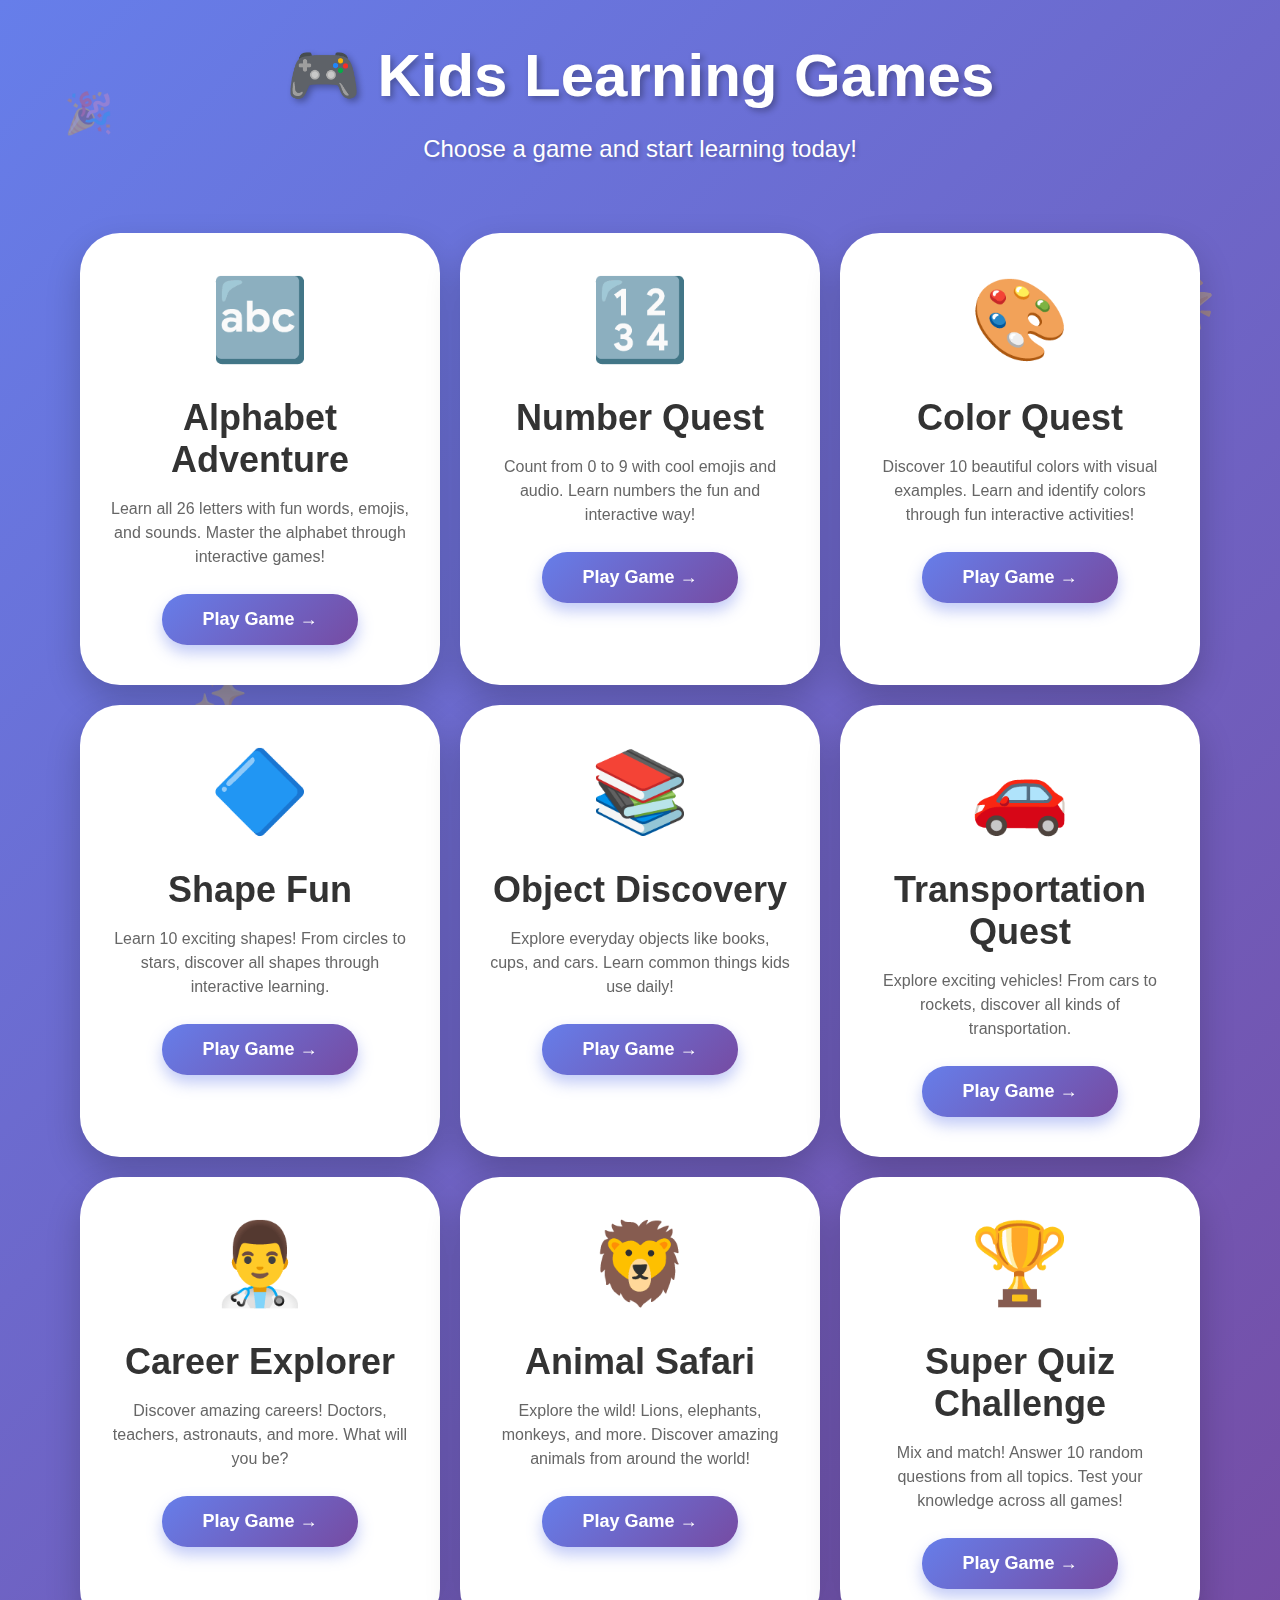
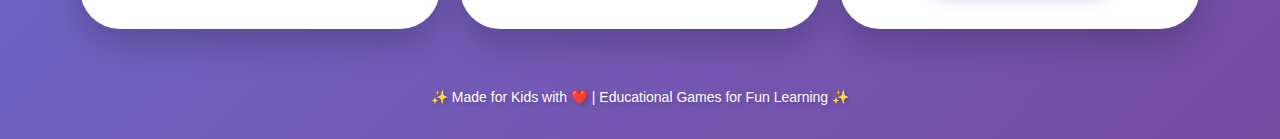
<file: index.html>
<!DOCTYPE html>
<html lang="en">
<head>
    <meta charset="UTF-8">
    <meta name="viewport" content="width=device-width, initial-scale=1.0">
    <title>Kids Learning Games</title>
    <link rel="stylesheet" href="styles.css">
    <style>
        /* Main page specific styles */
        body {
            font-family: 'Arial Rounded MT Bold', 'Helvetica', sans-serif;
            background: linear-gradient(135deg, #667eea 0%, #764ba2 25%, #f093fb 50%, #4facfe 75%, #00f2fe 100%);
            background-size: 400% 400%;
            animation: gradient 15s ease infinite;
            min-height: 100vh;
            display: flex;
            flex-direction: column;
            justify-content: center;
            align-items: center;
            overflow-x: hidden;
            margin: 0;
            padding: 0;
        }

        .container {
            text-align: center;
            max-width: 1200px;
            padding: 20px;
            width: 100%;
            box-sizing: border-box;
        }

        h1 {
            font-size: 60px;
            color: white;
            margin-bottom: 10px;
            text-shadow: 3px 3px 6px rgba(0, 0, 0, 0.3);
            animation: bounce-title 1s ease;
            margin-top: 20px;
        }

        .subtitle {
            font-size: 24px;
            color: #ffffff;
            margin-bottom: 50px;
            text-shadow: 2px 2px 4px rgba(0, 0, 0, 0.2);
        }

        .games-grid {
            display: grid;
            grid-template-columns: repeat(auto-fit, minmax(280px, 1fr));
            gap: 20px;
            margin-bottom: 40px;
            padding: 20px;
            max-width: 1400px;
            margin-left: auto;
            margin-right: auto;
        }

        .footer {
            color: white;
            font-size: 14px;
            text-shadow: 2px 2px 4px rgba(0, 0, 0, 0.2);
            margin-top: 30px;
            padding: 0 20px;
        }

        /* Mobile responsiveness */
        @media (max-width: 768px) {
            h1 {
                font-size: 40px;
                margin-top: 10px;
                margin-bottom: 5px;
            }

            .subtitle {
                font-size: 18px;
                margin-bottom: 30px;
            }

            .games-grid {
                grid-template-columns: repeat(auto-fit, minmax(250px, 1fr));
                gap: 15px;
                padding: 15px;
            }

            .footer {
                font-size: 12px;
            }
        }

        @media (max-width: 480px) {
            h1 {
                font-size: 32px;
                margin-top: 10px;
                margin-bottom: 5px;
            }

            .subtitle {
                font-size: 16px;
                margin-bottom: 25px;
            }

            .games-grid {
                grid-template-columns: 1fr;
                gap: 15px;
                padding: 10px;
            }

            .container {
                padding: 15px;
            }

            .decorative-emoji {
                font-size: 30px !important;
            }
        }
    </style>
</head>
<body>

    <div class="decorative-emoji emoji-1">🎉</div>
    <div class="decorative-emoji emoji-2">⭐</div>
    <div class="decorative-emoji emoji-3">✨</div>
    <div class="decorative-emoji emoji-4">🌟</div>

    <div class="container">
        <h1>🎮 Kids Learning Games</h1>
        <p class="subtitle">Choose a game and start learning today!</p>

        <div class="games-grid">
            <!-- Alphabet Game -->
            <div class="game-card">
                <div class="game-icon">🔤</div>
                <h2 class="game-title">Alphabet Adventure</h2>
                <p class="game-description">Learn all 26 letters with fun words, emojis, and sounds. Master the alphabet through interactive games!</p>
                <button class="play-btn" onclick="navigateTo('alphabet.html')">Play Game →</button>
            </div>

            <!-- Numbers Game -->
            <div class="game-card">
                <div class="game-icon">🔢</div>
                <h2 class="game-title">Number Quest</h2>
                <p class="game-description">Count from 0 to 9 with cool emojis and audio. Learn numbers the fun and interactive way!</p>
                <button class="play-btn" onclick="navigateTo('numbers.html')">Play Game →</button>
            </div>

            <!-- Color Quest Game -->
            <div class="game-card">
                <div class="game-icon">🎨</div>
                <h2 class="game-title">Color Quest</h2>
                <p class="game-description">Discover 10 beautiful colors with visual examples. Learn and identify colors through fun interactive activities!</p>
                <button class="play-btn" onclick="navigateTo('colors.html')">Play Game →</button>
            </div>

            <!-- Shapes Game -->
            <div class="game-card">
                <div class="game-icon">🔷</div>
                <h2 class="game-title">Shape Fun</h2>
                <p class="game-description">Learn 10 exciting shapes! From circles to stars, discover all shapes through interactive learning.</p>
                <button class="play-btn" onclick="navigateTo('shapes.html')">Play Game →</button>
            </div>

            <!-- Objects Game -->
            <div class="game-card">
                <div class="game-icon">📚</div>
                <h2 class="game-title">Object Discovery</h2>
                <p class="game-description">Explore everyday objects like books, cups, and cars. Learn common things kids use daily!</p>
                <button class="play-btn" onclick="navigateTo('objects.html')">Play Game →</button>
            </div>

            <!-- Transportation Game -->
            <div class="game-card">
                <div class="game-icon">🚗</div>
                <h2 class="game-title">Transportation Quest</h2>
                <p class="game-description">Explore exciting vehicles! From cars to rockets, discover all kinds of transportation.</p>
                <button class="play-btn" onclick="navigateTo('transportation.html')">Play Game →</button>
            </div>

            <!-- Careers Game -->
            <div class="game-card">
                <div class="game-icon">👨‍⚕️</div>
                <h2 class="game-title">Career Explorer</h2>
                <p class="game-description">Discover amazing careers! Doctors, teachers, astronauts, and more. What will you be?</p>
                <button class="play-btn" onclick="navigateTo('careers.html')">Play Game →</button>
            </div>

            <!-- Animals Game -->
            <div class="game-card">
                <div class="game-icon">🦁</div>
                <h2 class="game-title">Animal Safari</h2>
                <p class="game-description">Explore the wild! Lions, elephants, monkeys, and more. Discover amazing animals from around the world!</p>
                <button class="play-btn" onclick="navigateTo('animals.html')">Play Game →</button>
            </div>

            <!-- Super Quiz Game -->
            <div class="game-card">
                <div class="game-icon">🏆</div>
                <h2 class="game-title">Super Quiz Challenge</h2>
                <p class="game-description">Mix and match! Answer 10 random questions from all topics. Test your knowledge across all games!</p>
                <button class="play-btn" onclick="navigateTo('question.html')">Play Game →</button>
            </div>
        </div>

        <div class="footer">
            <p>✨ Made for Kids with ❤️ | Educational Games for Fun Learning ✨</p>
        </div>
    </div>

    <script>
        function navigateTo(page) {
            window.location.href = page;
        }
    </script>

</body>
</html>
</file>
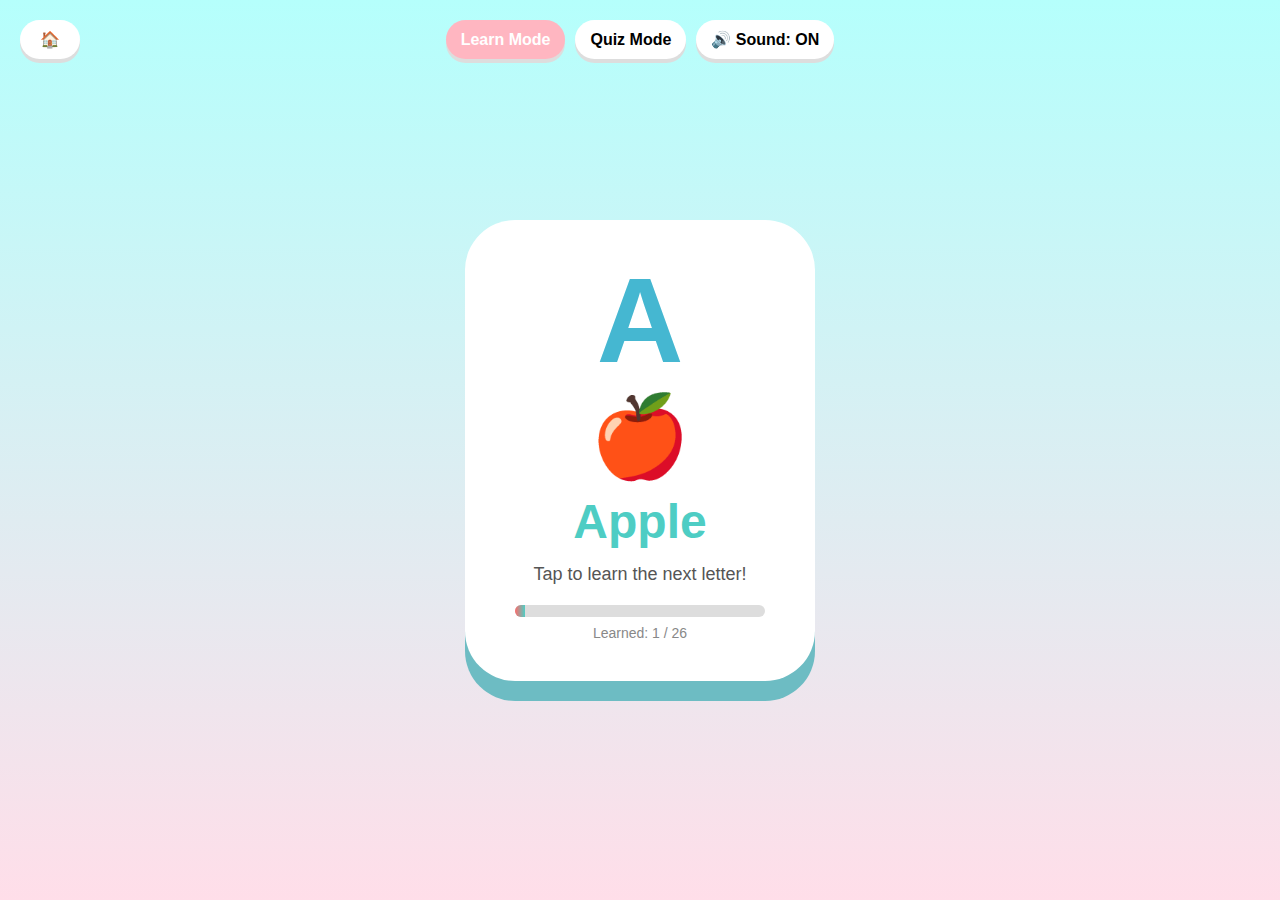
<file: alphabet.html>
<!DOCTYPE html>
<html lang="en">
<head>
    <meta charset="UTF-8">
    <meta name="viewport" content="width=device-width, initial-scale=1.0">
    <title>Kids Alphabet Learning Game</title>
    <link rel="stylesheet" href="styles.css">
    <style>
        /* Alphabet game specific styles */
        body {
            margin: 0;
            display: flex;
            justify-content: center;
            align-items: center;
            height: 100vh;
            background-color: #FFDEE9;
            background-image: linear-gradient(0deg, #FFDEE9 0%, #B5FFFC 100%);
            font-family: 'Arial Rounded MT Bold', 'Helvetica', sans-serif;
            overflow: hidden;
            touch-action: manipulation;
        }

        #game-card {
            box-shadow: 0 20px 0 #6dbcc3;
        }

        #game-card:active {
            box-shadow: 0 10px 0 #6dbcc3;
        }

        #progress-fill {
            background: linear-gradient(90deg, #FF6B6B, #4ECDC4);
        }

        #completion-message h2 {
            color: #4ECDC4;
        }
    </style>
</head>
<body>

    <div class="overlay" id="overlay"></div>

    <button class="back-btn" onclick="goBack()">🏠</button>

    <div class="controls">
        <button id="learn-btn" class="active" onclick="switchMode('learn')">Learn Mode</button>
        <button id="quiz-btn" onclick="switchMode('quiz')">Quiz Mode</button>
        <button onclick="toggleAudio()">🔊 Sound: ON</button>
    </div>

    <div id="learn-mode">
        <div id="game-card" onclick="nextItem()">
            <h1 id="display-text">A</h1>
            <div id="emoji-display">🍎</div>
            <div id="word-display">Apple</div>
            <p class="instruction">Tap to learn the next letter!</p>
            <div id="progress-bar">
                <div id="progress-fill" style="width: 3.8%"></div>
            </div>
            <div id="learned-count">Learned: 1 / 26</div>
        </div>
    </div>

    <div id="quiz-mode" style="display: none;">
        <div id="game-card">
            <p class="instruction" style="font-size: 16px; margin-bottom: 10px;">Listen and pick the right letter!</p>
            <h1 id="quiz-word" style="font-size: 48px; color: #4ECDC4; margin: 20px 0;">Tap to hear the word</h1>
            <div style="text-align: center; margin: 20px 0;">
                <button style="padding: 12px 20px; font-size: 16px; cursor: pointer;" onclick="playQuizWord()">🔊 Play Word Sound</button>
            </div>
            <div class="quiz-options" id="quiz-options"></div>
            <div id="quiz-feedback" style="font-size: 20px; margin-top: 15px; min-height: 30px;"></div>
        </div>
    </div>

    <script>
        // Comprehensive alphabet data with words and emojis
        const alphabetData = {
            A: { word: 'Apple', emoji: '🍎' },
            B: { word: 'Ball', emoji: '⚽' },
            C: { word: 'Cat', emoji: '🐱' },
            D: { word: 'Dog', emoji: '🐕' },
            E: { word: 'Egg', emoji: '🥚' },
            F: { word: 'Fish', emoji: '🐠' },
            G: { word: 'Grape', emoji: '🍇' },
            H: { word: 'Hat', emoji: '🎩' },
            I: { word: 'Ice Cream', emoji: '🍦' },
            J: { word: 'Jellyfish', emoji: '🪼' },
            K: { word: 'Kite', emoji: '🪁' },
            L: { word: 'Lion', emoji: '🦁' },
            M: { word: 'Monkey', emoji: '🐵' },
            N: { word: 'Nest', emoji: '🪶' },
            O: { word: 'Orange', emoji: '🍊' },
            P: { word: 'Pig', emoji: '🐷' },
            Q: { word: 'Queen', emoji: '👑' },
            R: { word: 'Rainbow', emoji: '🌈' },
            S: { word: 'Sun', emoji: '☀️' },
            T: { word: 'Tiger', emoji: '🐯' },
            U: { word: 'Umbrella', emoji: '☂️' },
            V: { word: 'Violin', emoji: '🎻' },
            W: { word: 'Whale', emoji: '🐋' },
            X: { word: 'Xylophone', emoji: '🎵' },
            Y: { word: 'Yo-yo', emoji: '📿' },
            Z: { word: 'Zebra', emoji: '🦓' }
        };

        const letters = Object.keys(alphabetData);
        let currentIndex = 0;
        let learnedLetters = new Set(['A']);
        let soundEnabled = true;
        let currentMode = 'learn';

        const display = document.getElementById('display-text');
        const emojiDisplay = document.getElementById('emoji-display');
        const wordDisplay = document.getElementById('word-display');
        const progressFill = document.getElementById('progress-fill');
        const learnedCount = document.getElementById('learned-count');
        const colors = ['#FF6B6B', '#4ECDC4', '#45B7D1', '#96CEB4', '#FFEEAD', '#D4A5A5'];

        // Initialize speech synthesis
        const synth = window.speechSynthesis;

        function speak(text) {
            if (!soundEnabled) return;
            
            synth.cancel();
            const utterance = new SpeechSynthesisUtterance(text);
            utterance.rate = 0.8;
            utterance.pitch = 1.2;
            synth.speak(utterance);
        }

        function playSound(frequency = 800, duration = 100) {
            if (!soundEnabled) return;
            const audioContext = new (window.AudioContext || window.webkitAudioContext)();
            const oscillator = audioContext.createOscillator();
            const gainNode = audioContext.createGain();
            
            oscillator.connect(gainNode);
            gainNode.connect(audioContext.destination);
            
            oscillator.frequency.value = frequency;
            oscillator.type = 'sine';
            
            gainNode.gain.setValueAtTime(0.3, audioContext.currentTime);
            gainNode.gain.exponentialRampToValueAtTime(0.01, audioContext.currentTime + duration / 1000);
            
            oscillator.start(audioContext.currentTime);
            oscillator.stop(audioContext.currentTime + duration / 1000);
        }

        function updateDisplay() {
            const letter = letters[currentIndex];
            const data = alphabetData[letter];
            
            display.innerText = letter;
            emojiDisplay.innerText = data.emoji;
            wordDisplay.innerText = data.word;
            
            display.style.color = colors[Math.floor(Math.random() * colors.length)];
            display.style.transform = "scale(1.2)";
            setTimeout(() => display.style.transform = "scale(1)", 100);
            
            // Speak the letter and word
            setTimeout(() => {
                speak(letter);
                setTimeout(() => speak(data.word), 300);
            }, 100);
            
            // Play a satisfying beep
            playSound(800, 100);
        }

        function nextItem() {
            if (currentIndex < letters.length - 1) {
                currentIndex++;
                learnedLetters.add(letters[currentIndex]);
                updateDisplay();
                updateProgress();
            } else {
                showCompletion();
            }
        }

        function updateProgress() {
            const progress = ((currentIndex + 1) / letters.length) * 100;
            progressFill.style.width = progress + '%';
            learnedCount.innerText = `Learned: ${currentIndex + 1} / 26`;
        }

        function toggleAudio() {
            soundEnabled = !soundEnabled;
            event.target.innerText = soundEnabled ? '🔊 Sound: ON' : '🔇 Sound: OFF';
        }

        function showCompletion() {
            const overlay = document.getElementById('overlay');
            const message = document.getElementById('completion-message') || createCompletionMessage();
            
            overlay.style.display = 'block';
            message.style.display = 'block';
            
            playSound(1000, 300);
            setTimeout(() => playSound(1200, 300), 200);
            
            for (let i = 0; i < 8; i++) {
                setTimeout(() => createCelebration(), i * 100);
            }
        }

        function createCelebration() {
            const emojis = ['🎉', '⭐', '🌟', '✨', '🎊'];
            const celebration = document.createElement('div');
            celebration.className = 'celebration';
            celebration.innerText = emojis[Math.floor(Math.random() * emojis.length)];
            celebration.style.left = (Math.random() * 80 + 10) + '%';
            document.body.appendChild(celebration);
            
            setTimeout(() => celebration.remove(), 2000);
        }

        function createCompletionMessage() {
            const message = document.createElement('div');
            message.id = 'completion-message';
            message.innerHTML = `
                <h2>🎉 Alphabet Complete! 🎉</h2>
                <p>You learned all 26 letters! 🌟</p>
                <p>Great job, super learner!</p>
                <button onclick="resetGame()" style="margin-top: 20px; padding: 15px 30px; font-size: 20px;">Learn Again!</button>
            `;
            document.body.appendChild(message);
            return message;
        }

        function resetGame() {
            currentIndex = 0;
            learnedLetters.clear();
            learnedLetters.add('A');
            updateDisplay();
            updateProgress();
            const message = document.getElementById('completion-message');
            const overlay = document.getElementById('overlay');
            if (message) message.style.display = 'none';
            overlay.style.display = 'none';
        }

        function switchMode(mode) {
            currentMode = mode;
            document.getElementById('learn-btn').classList.toggle('active', mode === 'learn');
            document.getElementById('quiz-btn').classList.toggle('active', mode === 'quiz');
            
            document.getElementById('learn-mode').style.display = mode === 'learn' ? 'block' : 'none';
            document.getElementById('quiz-mode').style.display = mode === 'quiz' ? 'block' : 'none';
            
            if (mode === 'quiz') {
                startQuiz();
            }
        }

        function startQuiz() {
            const quizIndex = Math.floor(Math.random() * letters.length);
            const correctLetter = letters[quizIndex];
            const data = alphabetData[correctLetter];
            
            document.getElementById('quiz-word').innerText = data.word;
            document.getElementById('quiz-word').style.fontSize = '40px';
            document.getElementById('quiz-feedback').innerText = '';
            
            // Get 3 wrong options
            let options = [correctLetter];
            while (options.length < 4) {
                const randomLetter = letters[Math.floor(Math.random() * letters.length)];
                if (!options.includes(randomLetter)) {
                    options.push(randomLetter);
                }
            }
            
            // Shuffle options
            options = options.sort(() => Math.random() - 0.5);
            
            const quizOptions = document.getElementById('quiz-options');
            quizOptions.innerHTML = '';
            
            options.forEach(letter => {
                const btn = document.createElement('button');
                btn.className = 'quiz-btn';
                btn.innerText = letter;
                btn.onclick = () => checkQuizAnswer(letter, correctLetter, btn);
                quizOptions.appendChild(btn);
            });
            
            // Play the word sound
            setTimeout(() => speak(data.word), 300);
        }

        function playQuizWord() {
            const word = document.getElementById('quiz-word').innerText;
            speak(word);
        }

        function checkQuizAnswer(selected, correct, button) {
            const feedback = document.getElementById('quiz-feedback');
            const allButtons = document.querySelectorAll('.quiz-btn');
            
            allButtons.forEach(btn => btn.disabled = true);
            
            if (selected === correct) {
                button.classList.add('correct');
                feedback.innerText = '✅ Correct! Great job!';
                feedback.style.color = '#32CD32';
                playSound(1000, 200);
                
                setTimeout(() => startQuiz(), 2000);
            } else {
                button.classList.add('incorrect');
                feedback.innerText = `❌ Not quite! It's ${correct}`;
                feedback.style.color = '#FF6B6B';
                playSound(400, 200);
                
                setTimeout(() => startQuiz(), 2500);
            }
        }

        // Initialize the game
        updateDisplay();
        updateProgress();

        function goBack() {
            window.location.href = 'index.html';
        }
    </script>
</body>
</html>
</file>
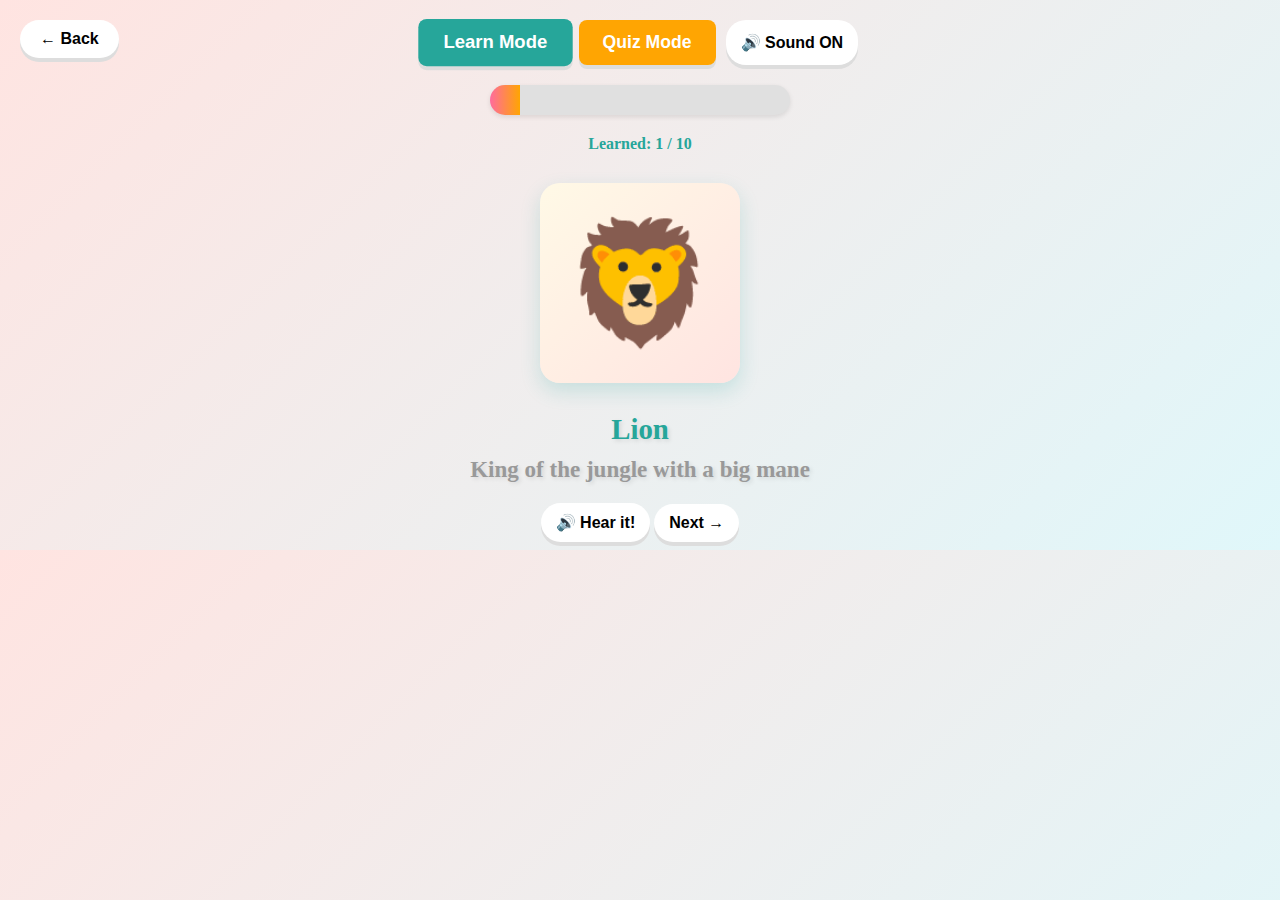
<file: animals.html>
<!DOCTYPE html>
<html lang="en">
<head>
    <meta charset="UTF-8">
    <meta name="viewport" content="width=device-width, initial-scale=1.0">
    <title>Animal Safari - Kids Learning Game</title>
    <link rel="stylesheet" href="styles.css">
    <style>
        :root {
            --primary-color: #FF6B9D;
            --secondary-color: #FFA502;
            --accent-color: #26A69A;
        }

        body {
            background: linear-gradient(135deg, #FFE4E1 0%, #E0F7FA 100%);
        }

        #game-title {
            color: #26A69A;
            font-size: 2.5em;
            margin-bottom: 10px;
        }

        #animal-display {
            width: 200px;
            height: 200px;
            font-size: 120px;
            display: flex;
            align-items: center;
            justify-content: center;
            margin: 30px auto;
            background: linear-gradient(135deg, #FFF9E6 0%, #FFE4E1 100%);
            border-radius: 20px;
            box-shadow: 0 8px 20px rgba(38, 166, 154, 0.2);
            animation: bounce 0.6s ease;
        }

        .animal-info {
            font-size: 1.8em;
            color: #26A69A;
            font-weight: bold;
            margin: 20px 0;
            text-shadow: 2px 2px 4px rgba(0, 0, 0, 0.1);
            text-align: center;
        }

        .quiz-button {
            background: linear-gradient(135deg, #FF6B9D 0%, #FFA502 100%);
            color: white;
            border: none;
            padding: 20px;
            margin: 10px;
            width: 140px;
            height: 140px;
            font-size: 80px;
            border-radius: 15px;
            cursor: pointer;
            transition: all 0.3s ease;
            box-shadow: 0 4px 10px rgba(255, 107, 157, 0.3);
            display: inline-block;
        }

        .quiz-button:hover {
            transform: translateY(-5px);
            box-shadow: 0 8px 20px rgba(255, 107, 157, 0.5);
        }

        .quiz-button.correct {
            animation: pulse 0.6s ease;
            background: linear-gradient(135deg, #4CAF50 0%, #45a049 100%);
        }

        .quiz-button.incorrect {
            animation: shake 0.5s ease;
            background: linear-gradient(135deg, #FF6B6B 0%, #FF5252 100%);
        }

        .mode-toggle {
            display: flex;
            gap: 10px;
            justify-content: center;
            margin: 20px 0;
        }

        .mode-btn {
            padding: 12px 24px;
            font-size: 1.1em;
            background: #FFA502;
            color: white;
            border: none;
            border-radius: 8px;
            cursor: pointer;
            transition: all 0.3s ease;
        }

        .mode-btn.active {
            background: #26A69A;
            transform: scale(1.05);
        }

        .progress-bar {
            width: 300px;
            height: 30px;
            background: #E0E0E0;
            border-radius: 15px;
            margin: 20px auto;
            overflow: hidden;
            box-shadow: 0 2px 5px rgba(0, 0, 0, 0.1);
        }

        #progressFill {
            height: 100%;
            background: linear-gradient(90deg, #FF6B9D 0%, #FFA502 100%);
            width: 0%;
            transition: width 0.3s ease;
        }

        .progress-text {
            text-align: center;
            color: #26A69A;
            font-weight: bold;
            margin-top: 10px;
        }

        .completion-message {
            font-size: 1.5em;
            color: #26A69A;
            text-align: center;
            margin: 20px;
            animation: float-up 0.8s ease;
        }
    </style>
</head>
<body>
    <div class="container">
        <button class="back-btn" onclick="goBack()">← Back</button>        
        <div class="mode-toggle">
            <button class="mode-btn active" onclick="switchMode('learn')">Learn Mode</button>
            <button class="mode-btn" onclick="switchMode('quiz')">Quiz Mode</button>
            <button class="audio-toggle" onclick="toggleAudio()">🔊 Sound ON</button>
        </div>

        <div class="progress-bar">
            <div id="progressFill"></div>
        </div>
        <div class="progress-text">Learned: <span id="progress">0</span> / 10</div>

        <!-- Learn Mode -->
        <div id="learn-mode" style="display: block;">
            <div id="animal-display"></div>
            <div class="animal-info">
                <div id="animal-name"></div>
                <div id="animal-description" style="font-size: 0.8em; color: #999; margin-top: 10px;"></div>
            </div>
            <div style="text-align: center;">
                <button class="action-btn" onclick="speakCurrent()">🔊 Hear it!</button>
                <button class="action-btn" onclick="nextItem()">Next →</button>
            </div>
        </div>

        <!-- Quiz Mode -->
        <div id="quiz-mode" style="display: none;">
            <h2 style="text-align: center; color: #26A69A;">Listen and pick the right animal!</h2>
            <div style="text-align: center; margin: 20px 0;">
                <button class="action-btn" onclick="playQuizAudio()">🔊 Play Sound</button>
            </div>
            <div id="quiz-instructions" style="text-align: center; color: #FFA502; font-weight: bold; margin: 10px;">
                Pick the animal you hear!
            </div>
            <div id="quiz-options" style="display: flex; flex-wrap: wrap; justify-content: center; gap: 10px;"></div>
            <div id="feedback" style="text-align: center; font-size: 1.2em; margin-top: 20px; min-height: 30px;"></div>
        </div>

        <!-- Completion Message -->
        <div id="completion-message" style="display: none; text-align: center;">
            <div class="completion-message">🎉 Awesome! You learned all animals! 🎉</div>
            <div style="font-size: 3em; text-align: center; letter-spacing: 5px;">🦁🐘🐵🦒🐯🐻🐧🐬🦋🐰</div>
        </div>
    </div>

    <script>
        const animalsData = {
            Lion: { description: 'King of the jungle with a big mane', emoji: '🦁' },
            Elephant: { description: 'Huge animal with a long trunk', emoji: '🐘' },
            Monkey: { description: 'Playful animal that loves bananas', emoji: '🐵' },
            Giraffe: { description: 'Tallest animal with a long neck', emoji: '🦒' },
            Tiger: { description: 'Orange striped big cat', emoji: '🐯' },
            Bear: { description: 'Big and strong furry animal', emoji: '🐻' },
            Penguin: { description: 'Black and white bird that lives in ice', emoji: '🐧' },
            Dolphin: { description: 'Smart marine animal that jumps high', emoji: '🐬' },
            Butterfly: { description: 'Colorful insect with beautiful wings', emoji: '🦋' },
            Rabbit: { description: 'Cute hopping animal with long ears', emoji: '🐰' }
        };

        let currentIndex = 0;
        let soundEnabled = true;
        let currentMode = 'learn';
        const animals = Object.keys(animalsData);
        let learnedCount = 0;
        let quizAnswered = false;

        function speak(text) {
            if (!soundEnabled) return;
            const utterance = new SpeechSynthesisUtterance(text);
            utterance.rate = 0.8;
            utterance.pitch = 1.2;
            speechSynthesis.speak(utterance);
        }

        function playSound(frequency = 800, duration = 200) {
            if (!soundEnabled) return;
            const audioContext = new (window.AudioContext || window.webkitAudioContext)();
            const oscillator = audioContext.createOscillator();
            const gainNode = audioContext.createGain();
            oscillator.connect(gainNode);
            gainNode.connect(audioContext.destination);
            oscillator.frequency.value = frequency;
            oscillator.type = 'sine';
            gainNode.gain.setValueAtTime(0.3, audioContext.currentTime);
            gainNode.gain.exponentialRampToValueAtTime(0.01, audioContext.currentTime + duration / 1000);
            oscillator.start(audioContext.currentTime);
            oscillator.stop(audioContext.currentTime + duration / 1000);
        }

        function speakCurrent() {
            const animal = animals[currentIndex];
            speak(animal);
            playSound(700, 150);
        }

        function playQuizAudio() {
            const animal = animals[currentIndex];
            speak(animal);
            playSound(800, 200);
        }

        function updateDisplay() {
            const animal = animals[currentIndex];
            const data = animalsData[animal];
            document.getElementById('animal-display').textContent = data.emoji;
            document.getElementById('animal-name').textContent = animal;
            document.getElementById('animal-description').textContent = data.description;
            updateProgress();

            if (currentMode === 'learn') {
                speak(animal);
                playSound(600, 150);
            }
        }

        function updateProgress() {
            const percent = ((currentIndex + 1) / animals.length) * 100;
            document.getElementById('progressFill').style.width = percent + '%';
            document.getElementById('progress').textContent = Math.min(currentIndex + 1, learnedCount + 1);
        }

        function nextItem() {
            if (currentIndex < animals.length - 1) {
                learnedCount = Math.max(learnedCount, currentIndex + 1);
                currentIndex++;
                updateDisplay();
            } else {
                learnedCount = animals.length;
                updateProgress();
                document.getElementById('learn-mode').style.display = 'none';
                document.getElementById('completion-message').style.display = 'block';
                playSound(1000, 200);
                playSound(1200, 200);
            }
        }

        function switchMode(mode) {
            currentMode = mode;
            document.querySelectorAll('.mode-btn').forEach(btn => btn.classList.remove('active'));
            event.target.classList.add('active');

            if (mode === 'learn') {
                document.getElementById('learn-mode').style.display = 'block';
                document.getElementById('quiz-mode').style.display = 'none';
                document.getElementById('completion-message').style.display = 'none';
                currentIndex = 0;
                updateDisplay();
            } else {
                document.getElementById('learn-mode').style.display = 'none';
                document.getElementById('quiz-mode').style.display = 'block';
                document.getElementById('completion-message').style.display = 'none';
                startQuiz();
            }
        }

        function startQuiz() {
            quizAnswered = false;
            currentIndex = Math.floor(Math.random() * animals.length);
            const animal = animals[currentIndex];
            const data = animalsData[animal];

            document.getElementById('quiz-instructions').textContent = `Pick the animal you hear!`;
            document.getElementById('feedback').textContent = '';

            let options = [animal];
            while (options.length < 4) {
                const random = animals[Math.floor(Math.random() * animals.length)];
                if (!options.includes(random)) {
                    options.push(random);
                }
            }
            options.sort(() => Math.random() - 0.5);

            const quizOptions = document.getElementById('quiz-options');
            quizOptions.innerHTML = '';
            options.forEach(opt => {
                const btn = document.createElement('button');
                btn.className = 'quiz-button';
                btn.textContent = animalsData[opt].emoji;
                btn.onclick = () => checkAnswer(opt, animal, btn);
                quizOptions.appendChild(btn);
            });

            setTimeout(() => playQuizAudio(), 500);
        }

        function checkAnswer(selected, correct, btn) {
            if (quizAnswered) return;
            quizAnswered = true;

            if (selected === correct) {
                btn.classList.add('correct');
                document.getElementById('feedback').textContent = '✅ Correct! Well done!';
                document.getElementById('feedback').style.color = '#4CAF50';
                playSound(1000, 200);
                playSound(1200, 150);
                learnedCount = Math.max(learnedCount, currentIndex + 1);
                setTimeout(() => startQuiz(), 1500);
            } else {
                btn.classList.add('incorrect');
                document.getElementById('feedback').textContent = `❌ Not quite. It's a ${correct}!`;
                document.getElementById('feedback').style.color = '#FF6B6B';
                playSound(400, 200);
                setTimeout(() => startQuiz(), 2000);
            }
        }

        function toggleAudio() {
            soundEnabled = !soundEnabled;
            const btn = document.querySelector('.audio-toggle');
            btn.textContent = soundEnabled ? '🔊 Sound ON' : '🔇 Sound OFF';
        }

        function goBack() {
            window.location.href = 'index.html';
        }

        // Initialize
        updateDisplay();
    </script>
</body>
</html>
</file>
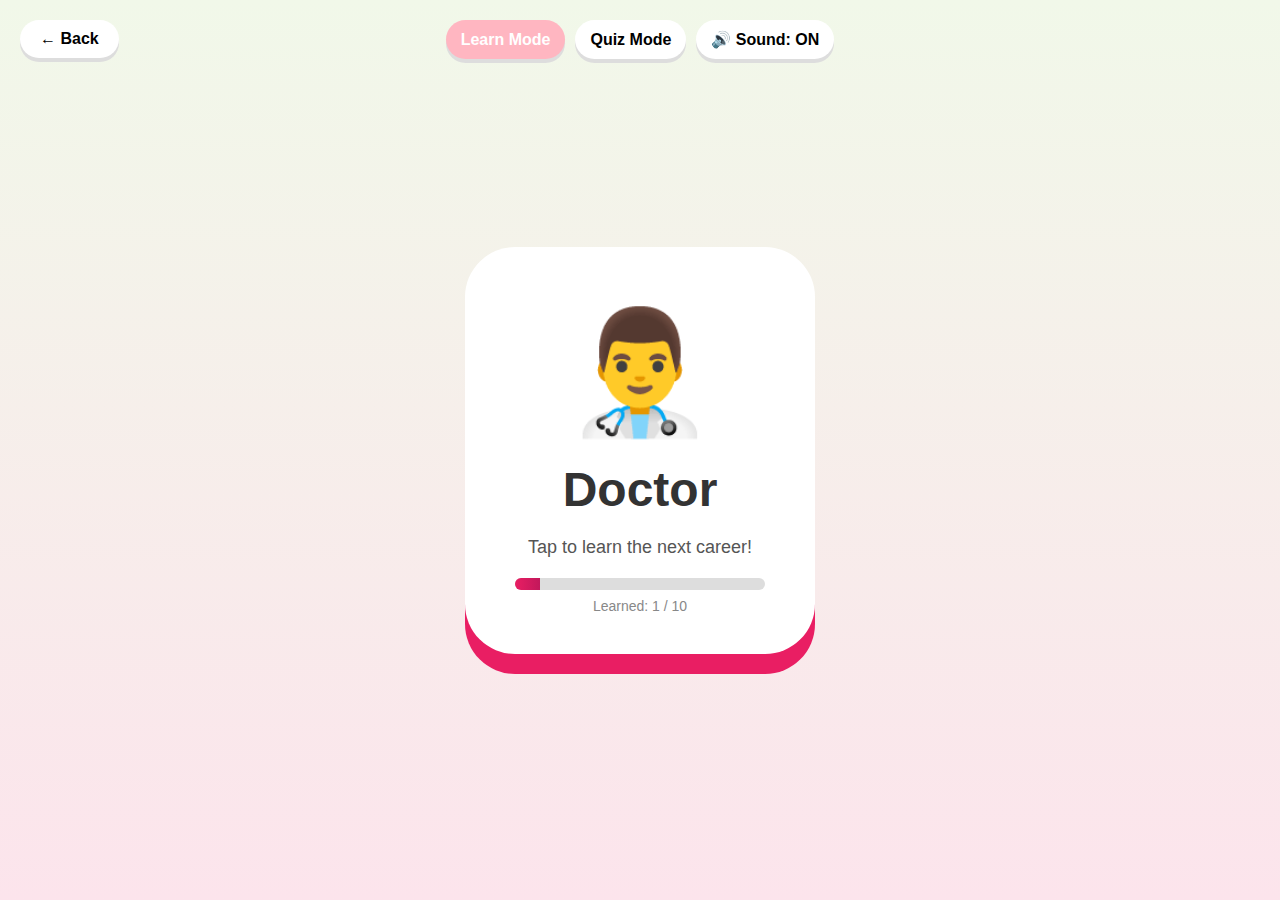
<file: careers.html>
<!DOCTYPE html>
<html lang="en">
<head>
    <meta charset="UTF-8">
    <meta name="viewport" content="width=device-width, initial-scale=1.0">
    <title>Kids Careers Learning Game</title>
    <link rel="stylesheet" href="styles.css">
    <style>
        /* Careers game specific styles */
        body {
            margin: 0;
            display: flex;
            justify-content: center;
            align-items: center;
            height: 100vh;
            background-color: #FCE4EC;
            background-image: linear-gradient(0deg, #FCE4EC 0%, #F1F8E9 100%);
            font-family: 'Arial Rounded MT Bold', 'Helvetica', sans-serif;
            overflow: hidden;
            touch-action: manipulation;
        }

        #game-card {
            box-shadow: 0 20px 0 #E91E63;
        }

        #game-card:active {
            box-shadow: 0 10px 0 #E91E63;
        }

        #career-emoji {
            font-size: 120px;
            margin: 15px 0;
            animation: bounce 0.5s ease;
        }

        #career-name {
            font-size: 48px;
            margin: 20px 0;
            color: #333;
            font-weight: bold;
        }

        #progress-fill {
            background: linear-gradient(90deg, #E91E63, #C2185B);
        }

        #completion-message h2 {
            color: #E91E63;
        }

        .color-options {
            display: grid;
            grid-template-columns: 1fr 1fr;
            gap: 15px;
            margin: 30px 0;
        }

        .career-btn {
            width: 140px;
            height: 140px;
            border-radius: 20px;
            border: 5px solid #ddd;
            cursor: pointer;
            transition: all 0.2s;
            box-shadow: 0 5px 15px rgba(0, 0, 0, 0.1);
            display: flex;
            align-items: center;
            justify-content: center;
            font-size: 80px;
            background: white;
        }

        .career-btn:hover {
            transform: scale(1.05);
            box-shadow: 0 8px 20px rgba(0, 0, 0, 0.2);
        }

        .career-btn.correct {
            border-color: #32CD32;
            box-shadow: 0 0 20px rgba(50, 205, 50, 0.6);
            animation: pulse 0.5s;
        }

        .career-btn.incorrect {
            border-color: #FF6B6B;
            animation: shake 0.5s;
        }
    </style>
</head>
<body>

    <div class="overlay" id="overlay"></div>

    <button class="back-btn" onclick="goBack()">← Back</button>

    <div class="controls">
        <button id="learn-btn" class="active" onclick="switchMode('learn')">Learn Mode</button>
        <button id="quiz-btn" onclick="switchMode('quiz')">Quiz Mode</button>
        <button onclick="toggleAudio()">🔊 Sound: ON</button>
    </div>

    <div id="learn-mode">
        <div id="game-card" onclick="nextCareer()">
            <div id="career-emoji">👨‍⚕️</div>
            <div id="career-name">Doctor</div>
            <p class="instruction">Tap to learn the next career!</p>
            <div id="progress-bar">
                <div id="progress-fill" style="width: 10%"></div>
            </div>
            <div id="learned-count">Learned: 1 / 10</div>
        </div>
    </div>

    <div id="quiz-mode" style="display: none;">
        <div id="game-card">
            <p class="instruction" style="font-size: 16px; margin-bottom: 10px;">Listen and pick the right career!</p>
            <p class="instruction" style="font-size: 20px; margin: 15px 0;">Pick the career you hear:</p>
            <div style="text-align: center; margin: 15px 0;">
                <button style="padding: 12px 20px; font-size: 16px; cursor: pointer;" onclick="playQuizCareer()">🔊 Play Career Sound</button>
            </div>
            <div class="color-options" id="career-options"></div>
            <div id="quiz-feedback" style="font-size: 20px; margin-top: 15px; min-height: 30px;"></div>
        </div>
    </div>

    <script>
        // Careers data
        const careersData = {
            Doctor: { emoji: '👨‍⚕️' },
            Teacher: { emoji: '👨‍🏫' },
            Police: { emoji: '👮' },
            Firefighter: { emoji: '👨‍🚒' },
            Chef: { emoji: '👨‍🍳' },
            Farmer: { emoji: '👨‍🌾' },
            Engineer: { emoji: '👷' },
            Astronaut: { emoji: '👨‍🚀' },
            Painter: { emoji: '👨‍🎨' },
            Athlete: { emoji: '⛹️' }
        };

        const careerNames = Object.keys(careersData);
        let currentIndex = 0;
        let learnedCareers = new Set(['Doctor']);
        let soundEnabled = true;
        let currentMode = 'learn';

        const careerEmoji = document.getElementById('career-emoji');
        const careerName = document.getElementById('career-name');
        const progressFill = document.getElementById('progress-fill');
        const learnedCount = document.getElementById('learned-count');

        const synth = window.speechSynthesis;

        function speak(text) {
            if (!soundEnabled) return;
            synth.cancel();
            const utterance = new SpeechSynthesisUtterance(text);
            utterance.rate = 0.8;
            utterance.pitch = 1.1;
            synth.speak(utterance);
        }

        function playSound(frequency = 800, duration = 100) {
            if (!soundEnabled) return;
            const audioContext = new (window.AudioContext || window.webkitAudioContext)();
            const oscillator = audioContext.createOscillator();
            const gainNode = audioContext.createGain();
            
            oscillator.connect(gainNode);
            gainNode.connect(audioContext.destination);
            
            oscillator.frequency.value = frequency;
            oscillator.type = 'sine';
            
            gainNode.gain.setValueAtTime(0.3, audioContext.currentTime);
            gainNode.gain.exponentialRampToValueAtTime(0.01, audioContext.currentTime + duration / 1000);
            
            oscillator.start(audioContext.currentTime);
            oscillator.stop(audioContext.currentTime + duration / 1000);
        }

        function updateDisplay() {
            const career = careerNames[currentIndex];
            const data = careersData[career];
            
            careerEmoji.innerText = data.emoji;
            careerName.innerText = career;
            
            careerEmoji.style.animation = 'none';
            setTimeout(() => {
                careerEmoji.style.animation = 'bounce 0.5s ease';
            }, 10);
            
            setTimeout(() => {
                speak(career);
            }, 100);
            
            playSound(800, 100);
        }

        function nextCareer() {
            if (currentIndex < careerNames.length - 1) {
                currentIndex++;
                learnedCareers.add(careerNames[currentIndex]);
                updateDisplay();
                updateProgress();
            } else {
                showCompletion();
            }
        }

        function updateProgress() {
            const progress = ((currentIndex + 1) / careerNames.length) * 100;
            progressFill.style.width = progress + '%';
            learnedCount.innerText = `Learned: ${currentIndex + 1} / 10`;
        }

        function toggleAudio() {
            soundEnabled = !soundEnabled;
            event.target.innerText = soundEnabled ? '🔊 Sound: ON' : '🔇 Sound: OFF';
        }

        function showCompletion() {
            const overlay = document.getElementById('overlay');
            const message = document.getElementById('completion-message') || createCompletionMessage();
            
            overlay.style.display = 'block';
            message.style.display = 'block';
            
            playSound(1000, 300);
            setTimeout(() => playSound(1200, 300), 200);
            
            for (let i = 0; i < 8; i++) {
                setTimeout(() => createCelebration(), i * 100);
            }
        }

        function createCelebration() {
            const emojis = ['🎉', '⭐', '🌟', '✨', '🎊'];
            const celebration = document.createElement('div');
            celebration.className = 'celebration';
            celebration.innerText = emojis[Math.floor(Math.random() * emojis.length)];
            celebration.style.left = (Math.random() * 80 + 10) + '%';
            document.body.appendChild(celebration);
            
            setTimeout(() => celebration.remove(), 2000);
        }

        function createCompletionMessage() {
            const message = document.createElement('div');
            message.id = 'completion-message';
            message.innerHTML = `
                <h2>🎉 All Careers Learned! 🎉</h2>
                <p>You learned all 10 careers! 🌟</p>
                <p>What will you be when you grow up?</p>
                <button onclick="resetGame()" style="margin-top: 20px; padding: 15px 30px; font-size: 20px; background: linear-gradient(135deg, #E91E63, #C2185B); color: white; border: none; border-radius: 15px; cursor: pointer;">Learn Again!</button>
            `;
            document.body.appendChild(message);
            return message;
        }

        function resetGame() {
            currentIndex = 0;
            learnedCareers.clear();
            learnedCareers.add('Doctor');
            updateDisplay();
            updateProgress();
            const message = document.getElementById('completion-message');
            const overlay = document.getElementById('overlay');
            if (message) message.style.display = 'none';
            overlay.style.display = 'none';
        }

        function switchMode(mode) {
            currentMode = mode;
            document.getElementById('learn-btn').classList.toggle('active', mode === 'learn');
            document.getElementById('quiz-btn').classList.toggle('active', mode === 'quiz');
            
            document.getElementById('learn-mode').style.display = mode === 'learn' ? 'block' : 'none';
            document.getElementById('quiz-mode').style.display = mode === 'quiz' ? 'block' : 'none';
            
            if (mode === 'quiz') {
                startQuiz();
            }
        }

        function startQuiz() {
            const quizIndex = Math.floor(Math.random() * careerNames.length);
            const correctCareer = careerNames[quizIndex];
            
            document.getElementById('quiz-feedback').innerText = '';
            
            let options = [correctCareer];
            while (options.length < 4) {
                const randomCareer = careerNames[Math.floor(Math.random() * careerNames.length)];
                if (!options.includes(randomCareer)) {
                    options.push(randomCareer);
                }
            }
            
            options = options.sort(() => Math.random() - 0.5);
            
            const careerOptions = document.getElementById('career-options');
            careerOptions.innerHTML = '';
            
            options.forEach(career => {
                const btn = document.createElement('div');
                btn.className = 'career-btn';
                btn.innerText = careersData[career].emoji;
                btn.onclick = () => checkQuizAnswer(career, correctCareer, btn);
                careerOptions.appendChild(btn);
            });
            
            setTimeout(() => speak(correctCareer), 300);
        }

        function playQuizCareer() {
            const careerNames_all = Object.keys(careersData);
            const randomIndex = Math.floor(Math.random() * careerNames_all.length);
            speak(careerNames_all[randomIndex]);
        }

        function checkQuizAnswer(selected, correct, button) {
            const feedback = document.getElementById('quiz-feedback');
            const allButtons = document.querySelectorAll('.career-btn');
            
            allButtons.forEach(btn => btn.onclick = null);
            
            if (selected === correct) {
                button.classList.add('correct');
                feedback.innerText = '✅ Correct! Great job!';
                feedback.style.color = '#32CD32';
                playSound(1000, 200);
                
                setTimeout(() => startQuiz(), 2000);
            } else {
                button.classList.add('incorrect');
                feedback.innerText = `❌ Not quite! It's ${correct}`;
                feedback.style.color = '#FF6B6B';
                playSound(400, 200);
                
                setTimeout(() => startQuiz(), 2500);
            }
        }

        function goBack() {
            window.location.href = 'index.html';
        }

        updateDisplay();
        updateProgress();
    </script>
</body>
</html>
</file>
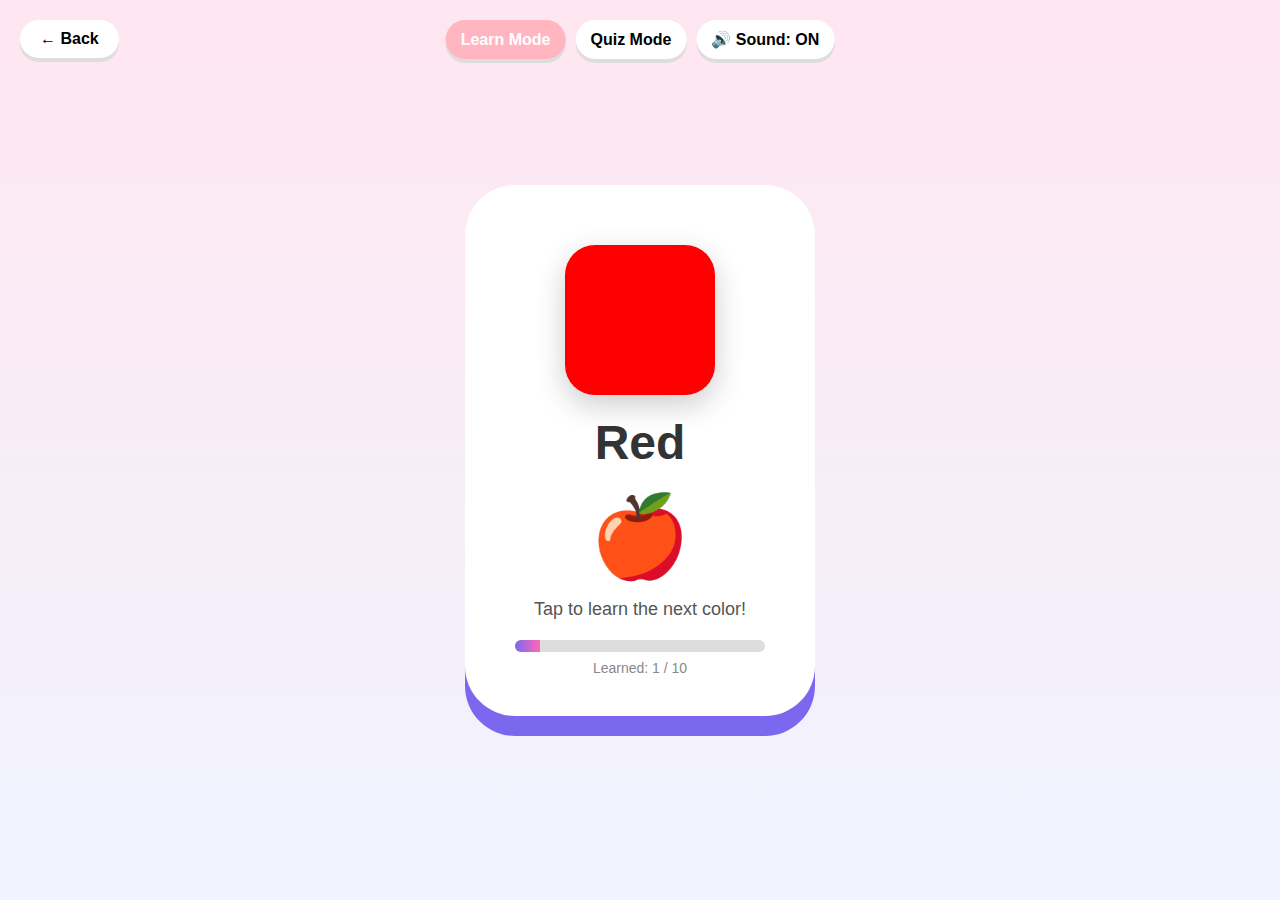
<file: colors.html>
<!DOCTYPE html>
<html lang="en">
<head>
    <meta charset="UTF-8">
    <meta name="viewport" content="width=device-width, initial-scale=1.0">
    <title>Kids Color Learning Game</title>
    <link rel="stylesheet" href="styles.css">
    <style>
        * {
            box-sizing: border-box;
        }

        body {
            margin: 0;
            display: flex;
            justify-content: center;
            align-items: center;
            height: 100vh;
            background-color: #F0F4FF;
            background-image: linear-gradient(0deg, #F0F4FF 0%, #FFE6F0 100%);
            font-family: 'Arial Rounded MT Bold', 'Helvetica', sans-serif;
            overflow: hidden;
            touch-action: manipulation;
        }

        .controls {
            position: absolute;
            top: 20px;
            display: flex;
            gap: 10px;
            z-index: 100;
        }

        button {
            padding: 10px 15px;
            font-size: 16px;
            border-radius: 20px;
            border: none;
            background: white;
            cursor: pointer;
            box-shadow: 0 4px 0 #ddd;
            font-weight: bold;
            transition: all 0.1s;
        }

        button:active {
            transform: translateY(2px);
            box-shadow: 0 2px 0 #ddd;
        }

        button.active {
            background: #FFB6C1;
            color: white;
        }

        .back-btn {
            position: absolute;
            top: 20px;
            left: 20px;
            padding: 10px 20px;
            font-size: 16px;
            border-radius: 20px;
            border: none;
            background: white;
            cursor: pointer;
            box-shadow: 0 4px 0 #ddd;
            font-weight: bold;
        }

        .back-btn:active {
            transform: translateY(2px);
            box-shadow: 0 2px 0 #ddd;
        }

        #game-card {
            background: white;
            padding: 40px 50px;
            border-radius: 50px;
            box-shadow: 0 20px 0 #7B68EE;
            text-align: center;
            cursor: pointer;
            transition: transform 0.1s, box-shadow 0.1s;
            user-select: none;
            min-width: 350px;
        }

        #game-card:active {
            transform: translateY(10px);
            box-shadow: 0 10px 0 #7B68EE;
        }

        #color-display {
            width: 150px;
            height: 150px;
            border-radius: 30px;
            margin: 20px auto;
            animation: pulse-color 0.5s ease;
            box-shadow: 0 10px 30px rgba(0, 0, 0, 0.2);
        }

        @keyframes pulse-color {
            0%, 100% { transform: scale(1); }
            50% { transform: scale(1.1); }
        }

        #color-name {
            font-size: 48px;
            margin: 20px 0;
            color: #333;
            font-weight: bold;
        }

        #color-emoji {
            font-size: 80px;
            margin: 15px 0;
            animation: bounce 0.5s ease;
        }

        @keyframes bounce {
            0%, 100% { transform: scale(1); }
            50% { transform: scale(1.2); }
        }

        .instruction {
            margin-top: 15px;
            font-size: 18px;
            color: #555;
        }

        #progress-bar {
            margin-top: 20px;
            background: #ddd;
            border-radius: 10px;
            height: 12px;
            overflow: hidden;
        }

        #progress-fill {
            height: 100%;
            background: linear-gradient(90deg, #7B68EE, #FF69B4);
            transition: width 0.3s ease;
        }

        #learned-count {
            font-size: 14px;
            color: #888;
            margin-top: 8px;
        }

        .celebration {
            position: fixed;
            top: 50%;
            left: 50%;
            transform: translate(-50%, -50%);
            font-size: 60px;
            pointer-events: none;
            animation: float-up 2s ease-out;
        }

        @keyframes float-up {
            0% { transform: translate(-50%, -50%) scale(0); opacity: 1; }
            100% { transform: translate(-50%, -200px) scale(1.5); opacity: 0; }
        }

        #quiz-mode {
            display: none;
        }

        .quiz-container {
            display: flex;
            flex-direction: column;
            align-items: center;
        }

        .instruction-quiz {
            font-size: 16px;
            margin-bottom: 20px;
            color: #555;
        }

        .color-options {
            display: grid;
            grid-template-columns: 1fr 1fr;
            gap: 15px;
            margin: 30px 0;
        }

        .color-btn {
            width: 120px;
            height: 120px;
            border-radius: 20px;
            border: 5px solid #ddd;
            cursor: pointer;
            transition: all 0.2s;
            box-shadow: 0 5px 15px rgba(0, 0, 0, 0.1);
        }

        .color-btn:hover {
            transform: scale(1.05);
            box-shadow: 0 8px 20px rgba(0, 0, 0, 0.2);
        }

        .color-btn.correct {
            border-color: #32CD32;
            box-shadow: 0 0 20px rgba(50, 205, 50, 0.6);
            animation: pulse 0.5s;
        }

        .color-btn.incorrect {
            border-color: #FF6B6B;
            animation: shake 0.5s;
        }

        @keyframes pulse {
            0%, 100% { transform: scale(1); }
            50% { transform: scale(1.1); }
        }

        @keyframes shake {
            0%, 100% { transform: translateX(0); }
            25% { transform: translateX(-10px); }
            75% { transform: translateX(10px); }
        }

        #quiz-feedback {
            font-size: 20px;
            margin-top: 20px;
            min-height: 30px;
        }

        #completion-message {
            display: none;
            position: fixed;
            top: 50%;
            left: 50%;
            transform: translate(-50%, -50%);
            background: white;
            padding: 40px;
            border-radius: 30px;
            text-align: center;
            box-shadow: 0 20px 60px rgba(0,0,0,0.3);
            z-index: 1000;
        }

        #completion-message h2 {
            font-size: 36px;
            color: #7B68EE;
            margin: 0 0 20px 0;
        }

        #completion-message p {
            font-size: 24px;
            margin: 10px 0;
        }

        .overlay {
            display: none;
            position: fixed;
            top: 0;
            left: 0;
            right: 0;
            bottom: 0;
            background: rgba(0,0,0,0.3);
            z-index: 999;
        }
    </style>
</head>
<body>

    <div class="overlay" id="overlay"></div>

    <button class="back-btn" onclick="goBack()">← Back</button>

    <div class="controls" style="left: 50%; transform: translateX(-50%);">
        <button id="learn-btn" class="active" onclick="switchMode('learn')">Learn Mode</button>
        <button id="quiz-btn" onclick="switchMode('quiz')">Quiz Mode</button>
        <button onclick="toggleAudio()">🔊 Sound: ON</button>
    </div>

    <div id="learn-mode">
        <div id="game-card" onclick="nextColor()">
            <div id="color-display" style="background-color: #FF0000;"></div>
            <div id="color-name">Red</div>
            <div id="color-emoji">🍎</div>
            <p class="instruction">Tap to learn the next color!</p>
            <div id="progress-bar">
                <div id="progress-fill" style="width: 10%"></div>
            </div>
            <div id="learned-count">Learned: 1 / 10</div>
        </div>
    </div>

    <div id="quiz-mode" style="display: none;">
        <div id="game-card">
            <p class="instruction-quiz">Listen and pick the right color!</p>
            <p class="instruction" style="font-size: 20px; margin: 15px 0;">Pick the color you hear:</p>
            <div style="text-align: center; margin: 15px 0;">
                <button style="padding: 12px 20px; font-size: 16px; cursor: pointer;" onclick="playQuizColor()">🔊 Play Color Sound</button>
            </div>
            <div class="color-options" id="color-options"></div>
            <div id="quiz-feedback" style="font-size: 20px; margin-top: 15px; min-height: 30px;"></div>
        </div>
    </div>

    <script>
        // Colors data with emojis
        const colorsData = {
            Red: { hex: '#FF0000', emoji: '🍎' },
            Blue: { hex: '#0066FF', emoji: '🌊' },
            Yellow: { hex: '#FFD700', emoji: '☀️' },
            Green: { hex: '#00B050', emoji: '🌳' },
            Purple: { hex: '#8B00FF', emoji: '👾' },
            Orange: { hex: '#FF8C00', emoji: '🍊' },
            Pink: { hex: '#FF69B4', emoji: '🌸' },
            Brown: { hex: '#8B4513', emoji: '🧸' },
            Black: { hex: '#000000', emoji: '🐈' },
            White: { hex: '#F5F5F5', emoji: '☁️' }
        };

        const colorNames = Object.keys(colorsData);
        let currentIndex = 0;
        let learnedColors = new Set(['Red']);
        let soundEnabled = true;
        let currentMode = 'learn';

        const colorDisplay = document.getElementById('color-display');
        const colorName = document.getElementById('color-name');
        const colorEmoji = document.getElementById('color-emoji');
        const progressFill = document.getElementById('progress-fill');
        const learnedCount = document.getElementById('learned-count');

        // Initialize speech synthesis
        const synth = window.speechSynthesis;

        function speak(text) {
            if (!soundEnabled) return;
            
            synth.cancel();
            const utterance = new SpeechSynthesisUtterance(text);
            utterance.rate = 0.8;
            utterance.pitch = 1.1;
            synth.speak(utterance);
        }

        function playSound(frequency = 800, duration = 100) {
            if (!soundEnabled) return;
            const audioContext = new (window.AudioContext || window.webkitAudioContext)();
            const oscillator = audioContext.createOscillator();
            const gainNode = audioContext.createGain();
            
            oscillator.connect(gainNode);
            gainNode.connect(audioContext.destination);
            
            oscillator.frequency.value = frequency;
            oscillator.type = 'sine';
            
            gainNode.gain.setValueAtTime(0.3, audioContext.currentTime);
            gainNode.gain.exponentialRampToValueAtTime(0.01, audioContext.currentTime + duration / 1000);
            
            oscillator.start(audioContext.currentTime);
            oscillator.stop(audioContext.currentTime + duration / 1000);
        }

        function updateDisplay() {
            const color = colorNames[currentIndex];
            const data = colorsData[color];
            
            colorDisplay.style.backgroundColor = data.hex;
            colorName.innerText = color;
            colorEmoji.innerText = data.emoji;
            
            colorDisplay.style.animation = 'none';
            setTimeout(() => {
                colorDisplay.style.animation = 'pulse-color 0.5s ease';
            }, 10);
            
            // Speak the color
            setTimeout(() => {
                speak(color);
            }, 100);
            
            // Play a satisfying beep
            playSound(800, 100);
        }

        function nextColor() {
            if (currentIndex < colorNames.length - 1) {
                currentIndex++;
                learnedColors.add(colorNames[currentIndex]);
                updateDisplay();
                updateProgress();
            } else {
                showCompletion();
            }
        }

        function updateProgress() {
            const progress = ((currentIndex + 1) / colorNames.length) * 100;
            progressFill.style.width = progress + '%';
            learnedCount.innerText = `Learned: ${currentIndex + 1} / 10`;
        }

        function toggleAudio() {
            soundEnabled = !soundEnabled;
            event.target.innerText = soundEnabled ? '🔊 Sound: ON' : '🔇 Sound: OFF';
        }

        function showCompletion() {
            const overlay = document.getElementById('overlay');
            const message = document.getElementById('completion-message') || createCompletionMessage();
            
            overlay.style.display = 'block';
            message.style.display = 'block';
            
            playSound(1000, 300);
            setTimeout(() => playSound(1200, 300), 200);
            
            for (let i = 0; i < 8; i++) {
                setTimeout(() => createCelebration(), i * 100);
            }
        }

        function createCelebration() {
            const emojis = ['🎉', '⭐', '🌟', '✨', '🎊'];
            const celebration = document.createElement('div');
            celebration.className = 'celebration';
            celebration.innerText = emojis[Math.floor(Math.random() * emojis.length)];
            celebration.style.left = (Math.random() * 80 + 10) + '%';
            document.body.appendChild(celebration);
            
            setTimeout(() => celebration.remove(), 2000);
        }

        function createCompletionMessage() {
            const message = document.createElement('div');
            message.id = 'completion-message';
            message.innerHTML = `
                <h2>🎉 All Colors Learned! 🎉</h2>
                <p>You learned all 10 colors! 🌈</p>
                <p>Great job, super learner!</p>
                <button onclick="resetGame()" style="margin-top: 20px; padding: 15px 30px; font-size: 20px; background: linear-gradient(135deg, #7B68EE, #FF69B4); color: white; border: none; border-radius: 15px; cursor: pointer;">Learn Again!</button>
            `;
            document.body.appendChild(message);
            return message;
        }

        function resetGame() {
            currentIndex = 0;
            learnedColors.clear();
            learnedColors.add('Red');
            updateDisplay();
            updateProgress();
            const message = document.getElementById('completion-message');
            const overlay = document.getElementById('overlay');
            if (message) message.style.display = 'none';
            overlay.style.display = 'none';
        }

        function switchMode(mode) {
            currentMode = mode;
            document.getElementById('learn-btn').classList.toggle('active', mode === 'learn');
            document.getElementById('quiz-btn').classList.toggle('active', mode === 'quiz');
            
            document.getElementById('learn-mode').style.display = mode === 'learn' ? 'block' : 'none';
            document.getElementById('quiz-mode').style.display = mode === 'quiz' ? 'block' : 'none';
            
            if (mode === 'quiz') {
                startQuiz();
            }
        }

        function startQuiz() {
            const quizIndex = Math.floor(Math.random() * colorNames.length);
            const correctColor = colorNames[quizIndex];
            
            document.getElementById('quiz-feedback').innerText = '';
            
            // Get 3 wrong options
            let options = [correctColor];
            while (options.length < 4) {
                const randomColor = colorNames[Math.floor(Math.random() * colorNames.length)];
                if (!options.includes(randomColor)) {
                    options.push(randomColor);
                }
            }
            
            // Shuffle options
            options = options.sort(() => Math.random() - 0.5);
            
            const colorOptions = document.getElementById('color-options');
            colorOptions.innerHTML = '';
            
            options.forEach(color => {
                const btn = document.createElement('div');
                btn.className = 'color-btn';
                btn.style.backgroundColor = colorsData[color].hex;
                if (color === 'Black') {
                    btn.style.border = '5px solid white';
                }
                btn.onclick = () => checkQuizAnswer(color, correctColor, btn);
                colorOptions.appendChild(btn);
            });
            
            // Play the color sound
            setTimeout(() => speak(correctColor), 300);
        }

        function playQuizColor() {
            // Find which color was played last
            const feedback = document.getElementById('quiz-feedback').innerText;
            if (feedback.includes('Correct') || feedback.includes('Not quite')) {
                // Get the displayed instruction to determine color
                const colorNames_all = Object.keys(colorsData);
                const randomIndex = Math.floor(Math.random() * colorNames_all.length);
                speak(colorNames_all[randomIndex]);
            }
        }

        function checkQuizAnswer(selected, correct, button) {
            const feedback = document.getElementById('quiz-feedback');
            const allButtons = document.querySelectorAll('.color-btn');
            
            allButtons.forEach(btn => btn.onclick = null);
            
            if (selected === correct) {
                button.classList.add('correct');
                feedback.innerText = '✅ Correct! Great job!';
                feedback.style.color = '#32CD32';
                playSound(1000, 200);
                
                setTimeout(() => startQuiz(), 2000);
            } else {
                button.classList.add('incorrect');
                feedback.innerText = `❌ Not quite! It's ${correct}`;
                feedback.style.color = '#FF6B6B';
                playSound(400, 200);
                
                setTimeout(() => startQuiz(), 2500);
            }
        }

        function goBack() {
            window.location.href = 'index.html';
        }

        // Initialize the game
        updateDisplay();
        updateProgress();
    </script>
</body>
</html>
</file>
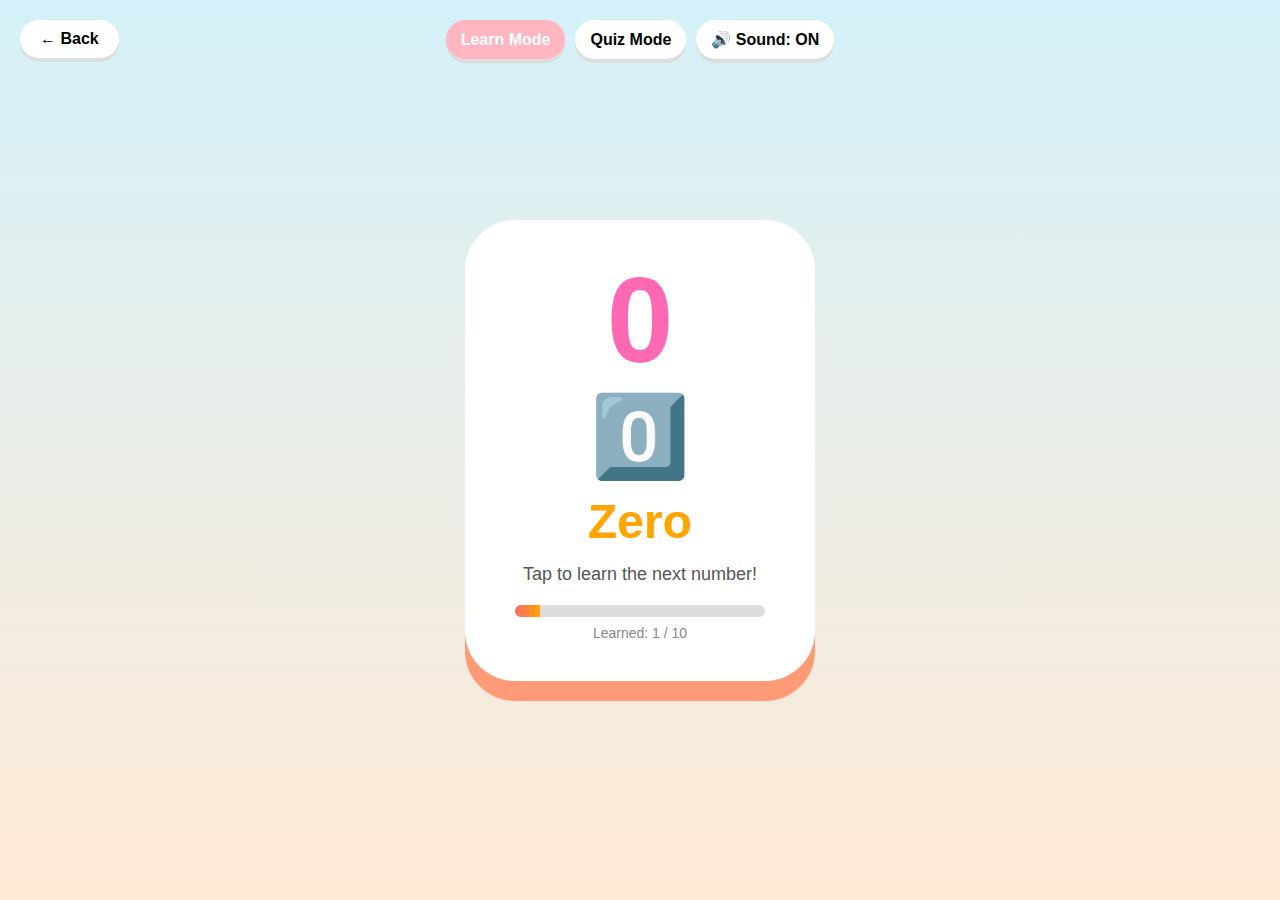
<file: numbers.html>
<!DOCTYPE html>
<html lang="en">
<head>
    <meta charset="UTF-8">
    <meta name="viewport" content="width=device-width, initial-scale=1.0">
    <title>Kids Numbers Learning Game</title>
    <link rel="stylesheet" href="styles.css">
    <style>
        /* Numbers game specific styles */
        body {
            margin: 0;
            display: flex;
            justify-content: center;
            align-items: center;
            height: 100vh;
            background-color: #FFE9D5;
            background-image: linear-gradient(0deg, #FFE9D5 0%, #D4F1F9 100%);
            font-family: 'Arial Rounded MT Bold', 'Helvetica', sans-serif;
            overflow: hidden;
            touch-action: manipulation;
        }

        #game-card {
            box-shadow: 0 20px 0 #FF9A76;
        }

        #game-card:active {
            box-shadow: 0 10px 0 #FF9A76;
        }

        #word-display {
            color: #FFA500;
        }

        #progress-fill {
            background: linear-gradient(90deg, #FF6B6B, #FFA500);
        }

        #completion-message h2 {
            color: #FFA500;
        }
    </style>
</head>
<body>

    <div class="overlay" id="overlay"></div>

    <button class="back-btn" onclick="goBack()">← Back</button>

    <div class="controls">
        <button id="learn-btn" class="active" onclick="switchMode('learn')">Learn Mode</button>
        <button id="quiz-btn" onclick="switchMode('quiz')">Quiz Mode</button>
        <button onclick="toggleAudio()">🔊 Sound: ON</button>
    </div>

    <div id="learn-mode">
        <div id="game-card" onclick="nextItem()">
            <h1 id="display-text">0</h1>
            <div id="emoji-display">0️⃣</div>
            <div id="word-display">Zero</div>
            <p class="instruction">Tap to learn the next number!</p>
            <div id="progress-bar">
                <div id="progress-fill" style="width: 10%"></div>
            </div>
            <div id="learned-count">Learned: 1 / 10</div>
        </div>
    </div>

    <div id="quiz-mode" style="display: none;">
        <div id="game-card">
            <p class="instruction" style="font-size: 16px; margin-bottom: 10px;">Listen and pick the right number!</p>
            <h1 id="quiz-word" style="font-size: 48px; color: #FFA500; margin: 20px 0;">Tap to hear the number</h1>
            <div style="text-align: center; margin: 20px 0;">
                <button style="padding: 12px 20px; font-size: 16px; cursor: pointer;" onclick="playQuizWord()">🔊 Play Number Sound</button>
            </div>
            <div class="quiz-options" id="quiz-options"></div>
            <div id="quiz-feedback" style="font-size: 20px; margin-top: 15px; min-height: 30px;"></div>
        </div>
    </div>

    <script>
        // Numbers data with words and emojis
        const numbersData = {
            0: { word: 'Zero', emoji: '0️⃣', countName: 'nothing' },
            1: { word: 'One', emoji: '1️⃣', countName: 'one' },
            2: { word: 'Two', emoji: '2️⃣', countName: 'two' },
            3: { word: 'Three', emoji: '3️⃣', countName: 'three' },
            4: { word: 'Four', emoji: '4️⃣', countName: 'four' },
            5: { word: 'Five', emoji: '5️⃣', countName: 'five' },
            6: { word: 'Six', emoji: '6️⃣', countName: 'six' },
            7: { word: 'Seven', emoji: '7️⃣', countName: 'seven' },
            8: { word: 'Eight', emoji: '8️⃣', countName: 'eight' },
            9: { word: 'Nine', emoji: '9️⃣', countName: 'nine' }
        };

        const numbers = Object.keys(numbersData).map(Number);
        let currentIndex = 0;
        let learnedNumbers = new Set([0]);
        let soundEnabled = true;
        let currentMode = 'learn';

        const display = document.getElementById('display-text');
        const emojiDisplay = document.getElementById('emoji-display');
        const wordDisplay = document.getElementById('word-display');
        const progressFill = document.getElementById('progress-fill');
        const learnedCount = document.getElementById('learned-count');
        const colors = ['#FF6B6B', '#FFA500', '#FFD700', '#FF69B4', '#FF8C00', '#FF4500'];

        // Initialize speech synthesis
        const synth = window.speechSynthesis;

        function speak(text) {
            if (!soundEnabled) return;
            
            synth.cancel();
            const utterance = new SpeechSynthesisUtterance(text);
            utterance.rate = 0.8;
            utterance.pitch = 1.1;
            synth.speak(utterance);
        }

        function playSound(frequency = 800, duration = 100) {
            if (!soundEnabled) return;
            const audioContext = new (window.AudioContext || window.webkitAudioContext)();
            const oscillator = audioContext.createOscillator();
            const gainNode = audioContext.createGain();
            
            oscillator.connect(gainNode);
            gainNode.connect(audioContext.destination);
            
            oscillator.frequency.value = frequency;
            oscillator.type = 'sine';
            
            gainNode.gain.setValueAtTime(0.3, audioContext.currentTime);
            gainNode.gain.exponentialRampToValueAtTime(0.01, audioContext.currentTime + duration / 1000);
            
            oscillator.start(audioContext.currentTime);
            oscillator.stop(audioContext.currentTime + duration / 1000);
        }

        function updateDisplay() {
            const number = numbers[currentIndex];
            const data = numbersData[number];
            
            display.innerText = number;
            emojiDisplay.innerText = data.emoji;
            wordDisplay.innerText = data.word;
            
            display.style.color = colors[Math.floor(Math.random() * colors.length)];
            display.style.transform = "scale(1.2)";
            setTimeout(() => display.style.transform = "scale(1)", 100);
            
            // Speak the number and word
            setTimeout(() => {
                speak(number.toString());
                setTimeout(() => speak(data.word), 300);
            }, 100);
            
            // Play a satisfying beep
            playSound(800, 100);
        }

        function nextItem() {
            if (currentIndex < numbers.length - 1) {
                currentIndex++;
                learnedNumbers.add(numbers[currentIndex]);
                updateDisplay();
                updateProgress();
            } else {
                showCompletion();
            }
        }

        function updateProgress() {
            const progress = ((currentIndex + 1) / numbers.length) * 100;
            progressFill.style.width = progress + '%';
            learnedCount.innerText = `Learned: ${currentIndex + 1} / 10`;
        }

        function toggleAudio() {
            soundEnabled = !soundEnabled;
            event.target.innerText = soundEnabled ? '🔊 Sound: ON' : '🔇 Sound: OFF';
        }

        function showCompletion() {
            const overlay = document.getElementById('overlay');
            const message = document.getElementById('completion-message') || createCompletionMessage();
            
            overlay.style.display = 'block';
            message.style.display = 'block';
            
            playSound(1000, 300);
            setTimeout(() => playSound(1200, 300), 200);
            
            for (let i = 0; i < 8; i++) {
                setTimeout(() => createCelebration(), i * 100);
            }
        }

        function createCelebration() {
            const emojis = ['🎉', '⭐', '🌟', '✨', '🎊'];
            const celebration = document.createElement('div');
            celebration.className = 'celebration';
            celebration.innerText = emojis[Math.floor(Math.random() * emojis.length)];
            celebration.style.left = (Math.random() * 80 + 10) + '%';
            document.body.appendChild(celebration);
            
            setTimeout(() => celebration.remove(), 2000);
        }

        function createCompletionMessage() {
            const message = document.createElement('div');
            message.id = 'completion-message';
            message.innerHTML = `
                <h2>🎉 Numbers Complete! 🎉</h2>
                <p>You learned all 10 numbers! 🌟</p>
                <p>Great job, super learner!</p>
                <button onclick="resetGame()" style="margin-top: 20px; padding: 15px 30px; font-size: 20px;">Learn Again!</button>
            `;
            document.body.appendChild(message);
            return message;
        }

        function resetGame() {
            currentIndex = 0;
            learnedNumbers.clear();
            learnedNumbers.add(0);
            updateDisplay();
            updateProgress();
            const message = document.getElementById('completion-message');
            const overlay = document.getElementById('overlay');
            if (message) message.style.display = 'none';
            overlay.style.display = 'none';
        }

        function switchMode(mode) {
            currentMode = mode;
            document.getElementById('learn-btn').classList.toggle('active', mode === 'learn');
            document.getElementById('quiz-btn').classList.toggle('active', mode === 'quiz');
            
            document.getElementById('learn-mode').style.display = mode === 'learn' ? 'block' : 'none';
            document.getElementById('quiz-mode').style.display = mode === 'quiz' ? 'block' : 'none';
            
            if (mode === 'quiz') {
                startQuiz();
            }
        }

        function startQuiz() {
            const quizIndex = Math.floor(Math.random() * numbers.length);
            const correctNumber = numbers[quizIndex];
            const data = numbersData[correctNumber];
            
            document.getElementById('quiz-word').innerText = data.word;
            document.getElementById('quiz-word').style.fontSize = '40px';
            document.getElementById('quiz-feedback').innerText = '';
            
            // Get 3 wrong options
            let options = [correctNumber];
            while (options.length < 4) {
                const randomNumber = numbers[Math.floor(Math.random() * numbers.length)];
                if (!options.includes(randomNumber)) {
                    options.push(randomNumber);
                }
            }
            
            // Shuffle options
            options = options.sort(() => Math.random() - 0.5);
            
            const quizOptions = document.getElementById('quiz-options');
            quizOptions.innerHTML = '';
            
            options.forEach(number => {
                const btn = document.createElement('button');
                btn.className = 'quiz-btn';
                btn.innerText = number;
                btn.onclick = () => checkQuizAnswer(number, correctNumber, btn);
                quizOptions.appendChild(btn);
            });
            
            // Play the number sound
            setTimeout(() => speak(data.word), 300);
        }

        function playQuizWord() {
            const word = document.getElementById('quiz-word').innerText;
            speak(word);
        }

        function checkQuizAnswer(selected, correct, button) {
            const feedback = document.getElementById('quiz-feedback');
            const allButtons = document.querySelectorAll('.quiz-btn');
            
            allButtons.forEach(btn => btn.disabled = true);
            
            if (selected === correct) {
                button.classList.add('correct');
                feedback.innerText = '✅ Correct! Great job!';
                feedback.style.color = '#32CD32';
                playSound(1000, 200);
                
                setTimeout(() => startQuiz(), 2000);
            } else {
                button.classList.add('incorrect');
                feedback.innerText = `❌ Not quite! It's ${correct}`;
                feedback.style.color = '#FF6B6B';
                playSound(400, 200);
                
                setTimeout(() => startQuiz(), 2500);
            }
        }

        // Initialize the game
        updateDisplay();
        updateProgress();

        function goBack() {
            window.location.href = 'index.html';
        }
    </script>
</body>
</html>
</file>
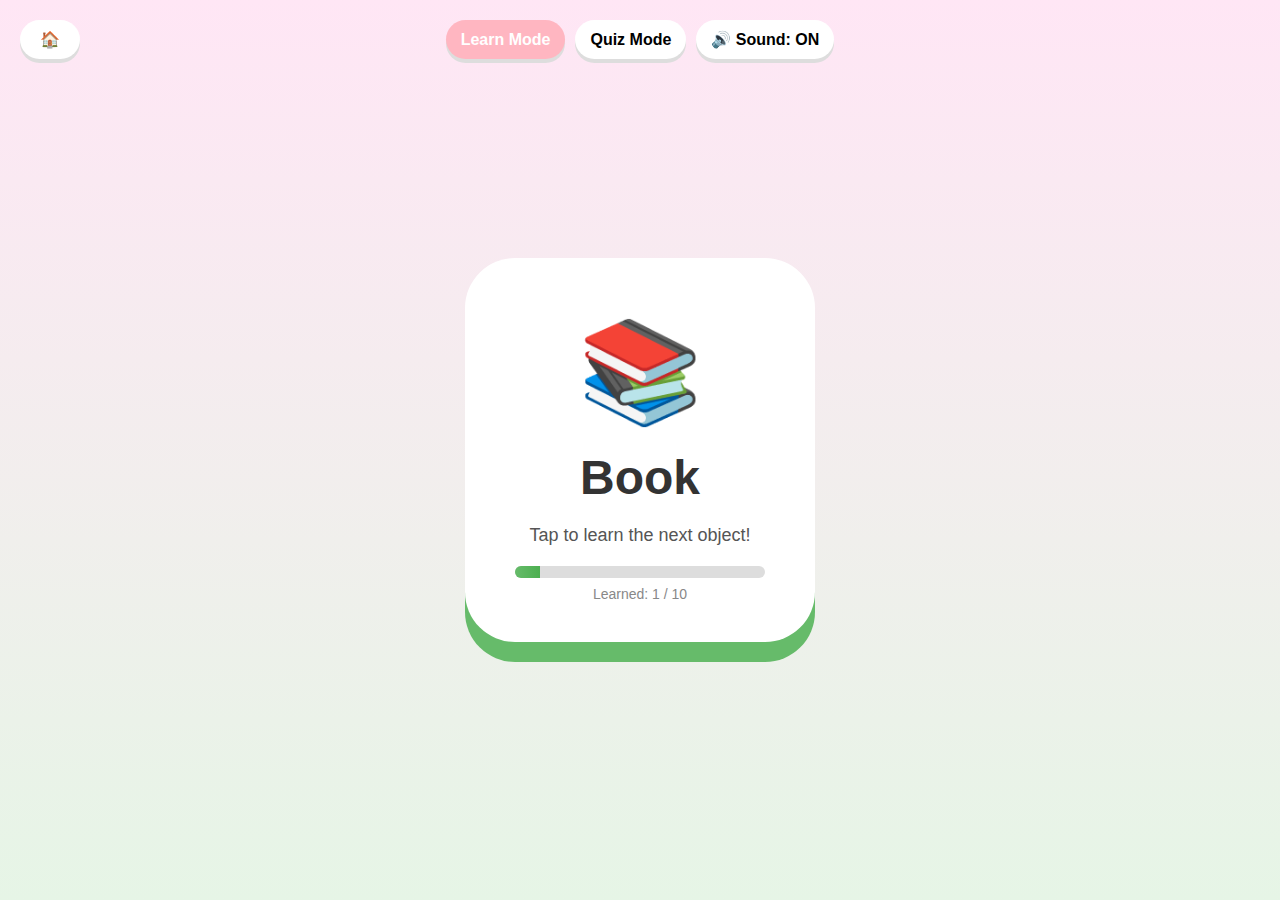
<file: objects.html>
<!DOCTYPE html>
<html lang="en">
<head>
    <meta charset="UTF-8">
    <meta name="viewport" content="width=device-width, initial-scale=1.0">
    <title>Kids Objects Learning Game</title>
    <link rel="stylesheet" href="styles.css">
    <style>
        /* Objects game specific styles */
        body {
            margin: 0;
            display: flex;
            justify-content: center;
            align-items: center;
            height: 100vh;
            background-color: #E6F5E6;
            background-image: linear-gradient(0deg, #E6F5E6 0%, #FFE6F5 100%);
            font-family: 'Arial Rounded MT Bold', 'Helvetica', sans-serif;
            overflow: hidden;
            touch-action: manipulation;
        }

        #game-card {
            box-shadow: 0 20px 0 #66BB6A;
        }

        #game-card:active {
            box-shadow: 0 10px 0 #66BB6A;
        }

        #object-emoji {
            font-size: 100px;
            margin: 15px 0;
            animation: bounce 0.5s ease;
        }

        #object-name {
            font-size: 48px;
            margin: 20px 0;
            color: #333;
            font-weight: bold;
        }

        #progress-fill {
            background: linear-gradient(90deg, #66BB6A, #4CAF50);
        }

        #completion-message h2 {
            color: #66BB6A;
        }

        .color-options {
            display: grid;
            grid-template-columns: 1fr 1fr;
            gap: 15px;
            margin: 30px 0;
        }

        .object-btn {
            width: 120px;
            height: 120px;
            border-radius: 20px;
            border: 5px solid #ddd;
            cursor: pointer;
            transition: all 0.2s;
            box-shadow: 0 5px 15px rgba(0, 0, 0, 0.1);
            display: flex;
            align-items: center;
            justify-content: center;
            font-size: 60px;
            background: white;
        }

        .object-btn:hover {
            transform: scale(1.05);
            box-shadow: 0 8px 20px rgba(0, 0, 0, 0.2);
        }

        .object-btn.correct {
            border-color: #32CD32;
            box-shadow: 0 0 20px rgba(50, 205, 50, 0.6);
            animation: pulse 0.5s;
        }

        .object-btn.incorrect {
            border-color: #FF6B6B;
            animation: shake 0.5s;
        }
    </style>
</head>
<body>

    <div class="overlay" id="overlay"></div>

    <button class="back-btn" onclick="goBack()">🏠</button>

    <div class="controls">
        <button id="learn-btn" class="active" onclick="switchMode('learn')">Learn Mode</button>
        <button id="quiz-btn" onclick="switchMode('quiz')">Quiz Mode</button>
        <button onclick="toggleAudio()">🔊 Sound: ON</button>
    </div>

    <div id="learn-mode">
        <div id="game-card" onclick="nextObject()">
            <div id="object-emoji">📚</div>
            <div id="object-name">Book</div>
            <p class="instruction">Tap to learn the next object!</p>
            <div id="progress-bar">
                <div id="progress-fill" style="width: 10%"></div>
            </div>
            <div id="learned-count">Learned: 1 / 10</div>
        </div>
    </div>

    <div id="quiz-mode" style="display: none;">
        <div id="game-card">
            <p class="instruction" style="font-size: 16px; margin-bottom: 10px;">Listen and pick the right object!</p>
            <p class="instruction" style="font-size: 20px; margin: 15px 0;">Pick the object you hear:</p>
            <div style="text-align: center; margin: 15px 0;">
                <button style="padding: 12px 20px; font-size: 16px; cursor: pointer;" onclick="playQuizObject()">🔊 Play Object Sound</button>
            </div>
            <div class="color-options" id="object-options"></div>
            <div id="quiz-feedback" style="font-size: 20px; margin-top: 15px; min-height: 30px;"></div>
        </div>
    </div>

    <script>
        // Objects data
        const objectsData = {
            Book: { emoji: '📚' },
            Pen: { emoji: '✏️' },
            Apple: { emoji: '🍎' },
            Cup: { emoji: '☕' },
            Shoe: { emoji: '👟' },
            Hat: { emoji: '🎩' },
            Car: { emoji: '🚗' },
            Ball: { emoji: '⚽' },
            House: { emoji: '🏠' },
            Flower: { emoji: '🌸' }
        };

        const objectNames = Object.keys(objectsData);
        let currentIndex = 0;
        let learnedObjects = new Set(['Book']);
        let soundEnabled = true;
        let currentMode = 'learn';

        const objectEmoji = document.getElementById('object-emoji');
        const objectName = document.getElementById('object-name');
        const progressFill = document.getElementById('progress-fill');
        const learnedCount = document.getElementById('learned-count');

        const synth = window.speechSynthesis;

        function speak(text) {
            if (!soundEnabled) return;
            synth.cancel();
            const utterance = new SpeechSynthesisUtterance(text);
            utterance.rate = 0.8;
            utterance.pitch = 1.1;
            synth.speak(utterance);
        }

        function playSound(frequency = 800, duration = 100) {
            if (!soundEnabled) return;
            const audioContext = new (window.AudioContext || window.webkitAudioContext)();
            const oscillator = audioContext.createOscillator();
            const gainNode = audioContext.createGain();
            
            oscillator.connect(gainNode);
            gainNode.connect(audioContext.destination);
            
            oscillator.frequency.value = frequency;
            oscillator.type = 'sine';
            
            gainNode.gain.setValueAtTime(0.3, audioContext.currentTime);
            gainNode.gain.exponentialRampToValueAtTime(0.01, audioContext.currentTime + duration / 1000);
            
            oscillator.start(audioContext.currentTime);
            oscillator.stop(audioContext.currentTime + duration / 1000);
        }

        function updateDisplay() {
            const object = objectNames[currentIndex];
            const data = objectsData[object];
            
            objectEmoji.innerText = data.emoji;
            objectName.innerText = object;
            
            objectEmoji.style.animation = 'none';
            setTimeout(() => {
                objectEmoji.style.animation = 'bounce 0.5s ease';
            }, 10);
            
            setTimeout(() => {
                speak(object);
            }, 100);
            
            playSound(800, 100);
        }

        function nextObject() {
            if (currentIndex < objectNames.length - 1) {
                currentIndex++;
                learnedObjects.add(objectNames[currentIndex]);
                updateDisplay();
                updateProgress();
            } else {
                showCompletion();
            }
        }

        function updateProgress() {
            const progress = ((currentIndex + 1) / objectNames.length) * 100;
            progressFill.style.width = progress + '%';
            learnedCount.innerText = `Learned: ${currentIndex + 1} / 10`;
        }

        function toggleAudio() {
            soundEnabled = !soundEnabled;
            event.target.innerText = soundEnabled ? '🔊 Sound: ON' : '🔇 Sound: OFF';
        }

        function showCompletion() {
            const overlay = document.getElementById('overlay');
            const message = document.getElementById('completion-message') || createCompletionMessage();
            
            overlay.style.display = 'block';
            message.style.display = 'block';
            
            playSound(1000, 300);
            setTimeout(() => playSound(1200, 300), 200);
            
            for (let i = 0; i < 8; i++) {
                setTimeout(() => createCelebration(), i * 100);
            }
        }

        function createCelebration() {
            const emojis = ['🎉', '⭐', '🌟', '✨', '🎊'];
            const celebration = document.createElement('div');
            celebration.className = 'celebration';
            celebration.innerText = emojis[Math.floor(Math.random() * emojis.length)];
            celebration.style.left = (Math.random() * 80 + 10) + '%';
            document.body.appendChild(celebration);
            
            setTimeout(() => celebration.remove(), 2000);
        }

        function createCompletionMessage() {
            const message = document.createElement('div');
            message.id = 'completion-message';
            message.innerHTML = `
                <h2>🎉 All Objects Learned! 🎉</h2>
                <p>You learned all 10 objects! 🌟</p>
                <p>Great job, super learner!</p>
                <button onclick="resetGame()" style="margin-top: 20px; padding: 15px 30px; font-size: 20px; background: linear-gradient(135deg, #66BB6A, #4CAF50); color: white; border: none; border-radius: 15px; cursor: pointer;">Learn Again!</button>
            `;
            document.body.appendChild(message);
            return message;
        }

        function resetGame() {
            currentIndex = 0;
            learnedObjects.clear();
            learnedObjects.add('Book');
            updateDisplay();
            updateProgress();
            const message = document.getElementById('completion-message');
            const overlay = document.getElementById('overlay');
            if (message) message.style.display = 'none';
            overlay.style.display = 'none';
        }

        function switchMode(mode) {
            currentMode = mode;
            document.getElementById('learn-btn').classList.toggle('active', mode === 'learn');
            document.getElementById('quiz-btn').classList.toggle('active', mode === 'quiz');
            
            document.getElementById('learn-mode').style.display = mode === 'learn' ? 'block' : 'none';
            document.getElementById('quiz-mode').style.display = mode === 'quiz' ? 'block' : 'none';
            
            if (mode === 'quiz') {
                startQuiz();
            }
        }

        function startQuiz() {
            const quizIndex = Math.floor(Math.random() * objectNames.length);
            const correctObject = objectNames[quizIndex];
            
            document.getElementById('quiz-feedback').innerText = '';
            
            let options = [correctObject];
            while (options.length < 4) {
                const randomObject = objectNames[Math.floor(Math.random() * objectNames.length)];
                if (!options.includes(randomObject)) {
                    options.push(randomObject);
                }
            }
            
            options = options.sort(() => Math.random() - 0.5);
            
            const objectOptions = document.getElementById('object-options');
            objectOptions.innerHTML = '';
            
            options.forEach(object => {
                const btn = document.createElement('div');
                btn.className = 'object-btn';
                btn.innerText = objectsData[object].emoji;
                btn.onclick = () => checkQuizAnswer(object, correctObject, btn);
                objectOptions.appendChild(btn);
            });
            
            setTimeout(() => speak(correctObject), 300);
        }

        function playQuizObject() {
            const objectNames_all = Object.keys(objectsData);
            const randomIndex = Math.floor(Math.random() * objectNames_all.length);
            speak(objectNames_all[randomIndex]);
        }

        function checkQuizAnswer(selected, correct, button) {
            const feedback = document.getElementById('quiz-feedback');
            const allButtons = document.querySelectorAll('.object-btn');
            
            allButtons.forEach(btn => btn.onclick = null);
            
            if (selected === correct) {
                button.classList.add('correct');
                feedback.innerText = '✅ Correct! Great job!';
                feedback.style.color = '#32CD32';
                playSound(1000, 200);
                
                setTimeout(() => startQuiz(), 2000);
            } else {
                button.classList.add('incorrect');
                feedback.innerText = `❌ Not quite! It's ${correct}`;
                feedback.style.color = '#FF6B6B';
                playSound(400, 200);
                
                setTimeout(() => startQuiz(), 2500);
            }
        }

        function goBack() {
            window.location.href = 'index.html';
        }

        updateDisplay();
        updateProgress();
    </script>
</body>
</html>
</file>
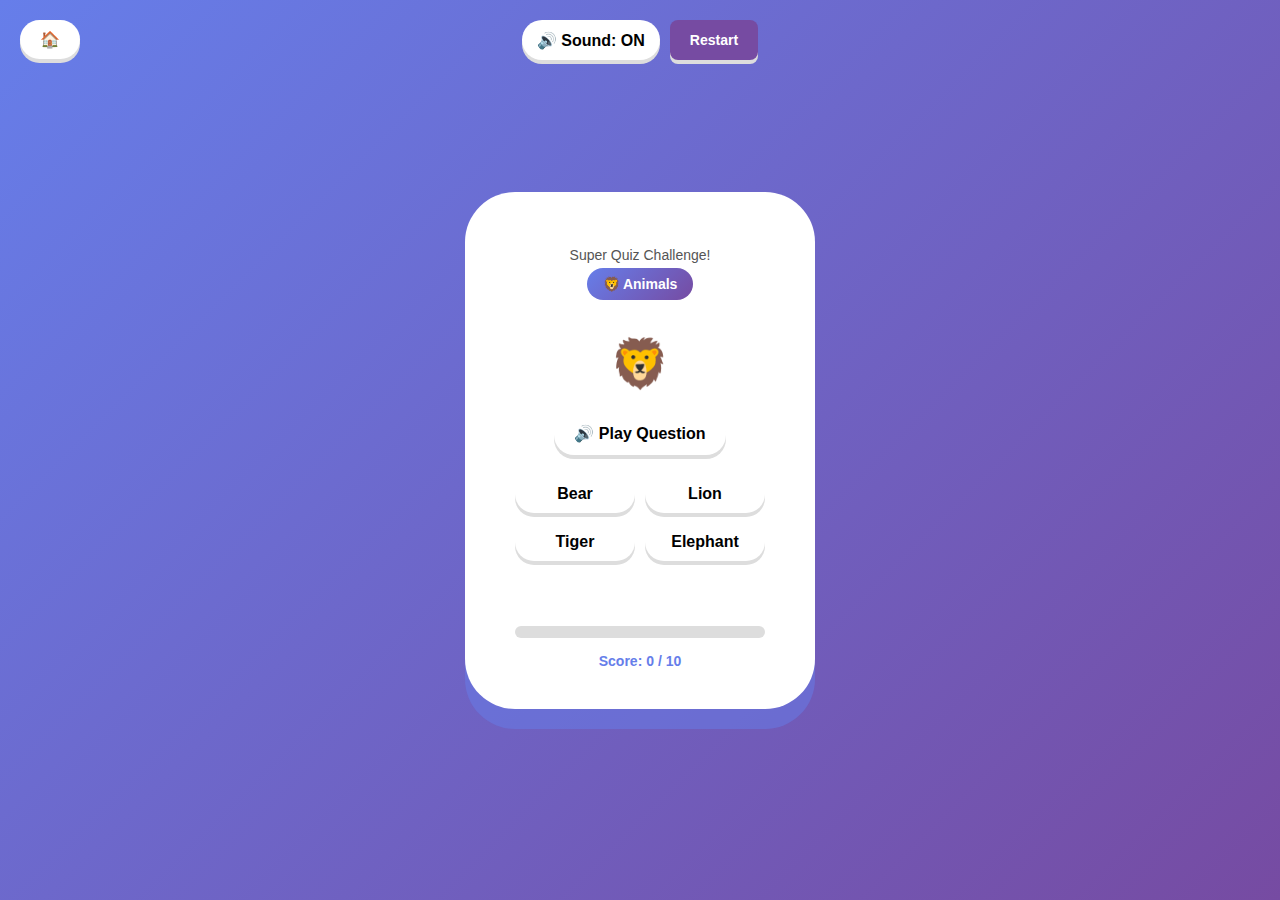
<file: question.html>
<!DOCTYPE html>
<html lang="en">
<head>
    <meta charset="UTF-8">
    <meta name="viewport" content="width=device-width, initial-scale=1.0">
    <title>Super Quiz - Kids Learning Game</title>
    <link rel="stylesheet" href="styles.css">
    <style>
        /* Super Quiz game specific styles */
        body {
            margin: 0;
            display: flex;
            justify-content: center;
            align-items: center;
            height: 100vh;
            background: linear-gradient(135deg, #667eea 0%, #764ba2 25%, #f093fb 50%, #4facfe 75%, #00f2fe 100%);
            background-size: 400% 400%;
            animation: gradient 15s ease infinite;
            font-family: 'Arial Rounded MT Bold', 'Helvetica', sans-serif;
            overflow: hidden;
            touch-action: manipulation;
        }

        #game-card {
            box-shadow: 0 20px 0 rgba(102, 126, 234, 0.5);
        }

        #game-card:active {
            box-shadow: 0 10px 0 rgba(102, 126, 234, 0.5);
        }

        #progress-fill {
            background: linear-gradient(90deg, #667eea, #f093fb);
        }

        #completion-message h2 {
            color: #667eea;
        }

        .category-badge {
            display: inline-block;
            background: linear-gradient(135deg, #667eea 0%, #764ba2 100%);
            color: white;
            padding: 8px 16px;
            border-radius: 20px;
            font-size: 14px;
            margin-bottom: 15px;
            font-weight: bold;
        }

        #quiz-word {
            color: #667eea;
        }
    </style>
</head>
<body>

    <div class="overlay" id="overlay"></div>

    <button class="back-btn" onclick="goBack()">🏠</button>

    <div class="controls">
        <button onclick="toggleAudio()">🔊 Sound: ON</button>
        <button onclick="restartQuiz()" style="padding: 12px 20px; background: #764ba2; color: white; border: none; border-radius: 8px; cursor: pointer; font-size: 14px;">Restart</button>
    </div>

    <div id="quiz-mode">
        <div id="game-card">
            <p class="instruction" style="font-size: 14px; margin-bottom: 5px;">Super Quiz Challenge!</p>
            <div class="category-badge" id="category-badge">📚 All Topics</div>
            <h1 id="quiz-word" style="font-size: 48px; margin: 20px 0;">Tap to hear the question</h1>
            <div style="text-align: center; margin: 20px 0;">
                <button style="padding: 12px 20px; font-size: 16px; cursor: pointer;" onclick="playQuizWord()">🔊 Play Question</button>
            </div>
            <div class="quiz-options" id="quiz-options"></div>
            <div id="quiz-feedback" style="font-size: 20px; margin-top: 15px; min-height: 30px;"></div>
            <div id="progress-bar">
                <div id="progress-fill" style="width: 0%"></div>
            </div>
            <div id="learned-count" style="margin-top: 15px; font-weight: bold; color: #667eea;">Score: 0</div>
        </div>
    </div>

    <div id="completion-message" style="display: none; text-align: center;">
        <h2 style="font-size: 2em;">🏆 SUPER QUIZ MASTER! 🏆</h2>
        <div style="font-size: 1.5em; margin: 15px 0;">You got all 10 questions correct!</div>
        <div style="font-size: 2.5em; letter-spacing: 5px; margin: 20px 0;">🎊 ✨ 🌟 ⭐ 🎉</div>
        <button onclick="location.reload()" style="margin-top: 20px; padding: 15px 30px; font-size: 18px; background: #667eea; color: white; border: none; border-radius: 10px; cursor: pointer;">Play Again</button>
    </div>

    <script>
        // Combined data from all topics
        const allQuestionsData = [
            // Alphabet (5 random letters)
            { category: '🔤 Alphabet', type: 'letter', data: { A: '🍎', B: '⚽', C: '🐱', D: '🐕', E: '🥚' } },
            // Numbers (5 random numbers)
            { category: '🔢 Numbers', type: 'number', data: { 0: '0️⃣', 1: '1️⃣', 2: '2️⃣', 3: '3️⃣', 4: '4️⃣' } },
            // Colors (3 random colors)
            { category: '🎨 Colors', type: 'color', data: { Red: '🔴', Blue: '🔵', Yellow: '🟡', Green: '🟢', Purple: '🟣', Orange: '🟠', Pink: '🌸', Brown: '🟤', Black: '⚫', White: '⚪' } },
            // Shapes (3 random shapes)
            { category: '🔷 Shapes', type: 'shape', names: ['Circle', 'Square', 'Triangle', 'Star', 'Heart'] },
            // Objects (2 random objects)
            { category: '📚 Objects', type: 'object', emojis: { '📚': 'Book', '🖊️': 'Pen', '🍎': 'Apple', '☕': 'Cup', '👟': 'Shoe' } },
            // Animals (2 random animals)
            { category: '🦁 Animals', type: 'animal', names: ['Lion', 'Elephant', 'Monkey', 'Tiger', 'Bear'] },
            // Transportation (2 random vehicles)
            { category: '🚗 Transportation', type: 'vehicle', emojis: { '🚗': 'Car', '🚌': 'Bus', '🚂': 'Train', '✈️': 'Airplane', '🚲': 'Bike' } },
            // Careers (2 random careers)
            { category: '👨‍⚕️ Careers', type: 'career', names: ['Doctor', 'Teacher', 'Chef', 'Police Officer', 'Engineer'] }
        ];

        let currentQuestion = 0;
        let score = 0;
        let soundEnabled = true;
        let askedQuestions = new Set();

        function speak(text) {
            if (!soundEnabled) return;
            const utterance = new SpeechSynthesisUtterance(text);
            utterance.rate = 0.8;
            utterance.pitch = 1.1;
            speechSynthesis.speak(utterance);
        }

        function playSound(frequency = 800, duration = 200) {
            if (!soundEnabled) return;
            const audioContext = new (window.AudioContext || window.webkitAudioContext)();
            const oscillator = audioContext.createOscillator();
            const gainNode = audioContext.createGain();
            oscillator.connect(gainNode);
            gainNode.connect(audioContext.destination);
            oscillator.frequency.value = frequency;
            oscillator.type = 'sine';
            gainNode.gain.setValueAtTime(0.3, audioContext.currentTime);
            gainNode.gain.exponentialRampToValueAtTime(0.01, audioContext.currentTime + duration / 1000);
            oscillator.start(audioContext.currentTime);
            oscillator.stop(audioContext.currentTime + duration / 1000);
        }

        function getRandomQuestion() {
            let question, categoryData, correctAnswer, options = [];

            // Generate 10 random questions from different topics
            if (currentQuestion < 10) {
                const randomTopic = allQuestionsData[Math.floor(Math.random() * allQuestionsData.length)];
                const category = randomTopic.category;

                if (randomTopic.type === 'letter') {
                    const letters = Object.keys(randomTopic.data);
                    correctAnswer = letters[Math.floor(Math.random() * letters.length)];
                    question = `What letter is this: ${randomTopic.data[correctAnswer]}`;
                    options = letters.sort(() => Math.random() - 0.5).slice(0, 4);
                } else if (randomTopic.type === 'number') {
                    const nums = Object.keys(randomTopic.data).map(Number);
                    correctAnswer = nums[Math.floor(Math.random() * nums.length)];
                    const numberWords = { 0: 'Zero', 1: 'One', 2: 'Two', 3: 'Three', 4: 'Four', 5: 'Five', 6: 'Six', 7: 'Seven', 8: 'Eight', 9: 'Nine' };
                    question = randomTopic.data[correctAnswer];
                    // Store the word for speaking
                    question = { emoji: randomTopic.data[correctAnswer], word: numberWords[correctAnswer] };
                    options = nums.sort(() => Math.random() - 0.5).slice(0, 4);
                } else if (randomTopic.type === 'color') {
                    const colorKeys = Object.keys(randomTopic.data);
                    correctAnswer = colorKeys[Math.floor(Math.random() * colorKeys.length)];
                    question = randomTopic.data[correctAnswer];
                    options = colorKeys.sort(() => Math.random() - 0.5).slice(0, 4);
                    if (!options.includes(correctAnswer)) {
                        options[0] = correctAnswer;
                    }
                } else if (randomTopic.type === 'shape') {
                    correctAnswer = randomTopic.names[Math.floor(Math.random() * randomTopic.names.length)];
                    const shapeEmojis = { Circle: '⭕', Square: '⬜', Triangle: '🔺', Star: '⭐', Heart: '❤️', Diamond: '💎', Pentagon: '⬟', Hexagon: '🔶' };
                    question = `What shape is this: ${shapeEmojis[correctAnswer]}`;
                    options = randomTopic.names.sort(() => Math.random() - 0.5).slice(0, 4);
                    if (!options.includes(correctAnswer)) {
                        options[0] = correctAnswer;
                    }
                } else if (randomTopic.type === 'object') {
                    const objKeys = Object.keys(randomTopic.emojis);
                    const emoji = objKeys[Math.floor(Math.random() * objKeys.length)];
                    correctAnswer = randomTopic.emojis[emoji];
                    question = emoji;
                    options = objKeys.map(k => randomTopic.emojis[k]).sort(() => Math.random() - 0.5).slice(0, 4);
                    if (!options.includes(correctAnswer)) {
                        options[0] = correctAnswer;
                    }
                } else if (randomTopic.type === 'animal') {
                    correctAnswer = randomTopic.names[Math.floor(Math.random() * randomTopic.names.length)];
                    const animalEmojis = { Lion: '🦁', Elephant: '🐘', Monkey: '🐵', Giraffe: '🦒', Tiger: '🐯', Bear: '🐻', Penguin: '🐧', Dolphin: '🐬', Butterfly: '🦋', Rabbit: '🐰' };
                    question = animalEmojis[correctAnswer];
                    options = randomTopic.names.sort(() => Math.random() - 0.5).slice(0, 4);
                    if (!options.includes(correctAnswer)) {
                        options[0] = correctAnswer;
                    }
                } else if (randomTopic.type === 'vehicle') {
                    const vehicleKeys = Object.keys(randomTopic.emojis);
                    const emoji = vehicleKeys[Math.floor(Math.random() * vehicleKeys.length)];
                    correctAnswer = randomTopic.emojis[emoji];
                    question = emoji;
                    options = vehicleKeys.map(k => randomTopic.emojis[k]).sort(() => Math.random() - 0.5).slice(0, 4);
                    if (!options.includes(correctAnswer)) {
                        options[0] = correctAnswer;
                    }
                } else if (randomTopic.type === 'career') {
                    correctAnswer = randomTopic.names[Math.floor(Math.random() * randomTopic.names.length)];
                    const careerEmojis = { Doctor: '👨‍⚕️', Teacher: '👨‍🏫', Chef: '👨‍🍳', 'Police Officer': '👮', Firefighter: '👨‍🚒', Engineer: '👨‍🔧', Artist: '🎨', Musician: '🎵', Farmer: '👨‍🌾', Astronaut: '👨‍🚀' };
                    question = careerEmojis[correctAnswer];
                    options = randomTopic.names.sort(() => Math.random() - 0.5).slice(0, 4);
                    if (!options.includes(correctAnswer)) {
                        options[0] = correctAnswer;
                    }
                }

                return { question, correctAnswer, options, category: randomTopic.category };
            }

            return null;
        }

        function startQuiz() {
            const qData = getRandomQuestion();
            if (!qData) {
                showCompletion();
                return;
            }

            // Ensure quiz-mode is visible
            document.getElementById('quiz-mode').style.display = 'block';
            document.getElementById('completion-message').style.display = 'none';

            document.getElementById('category-badge').textContent = qData.category;
            
            // Handle number questions with special display
            if (typeof qData.question === 'object' && qData.question.emoji) {
                document.getElementById('quiz-word').textContent = qData.question.emoji;
                window.currentQuestionWord = qData.question.word;
            } else {
                document.getElementById('quiz-word').textContent = qData.question;
                window.currentQuestionWord = qData.question;
            }
            
            document.getElementById('quiz-feedback').textContent = '';

            const quizOptions = document.getElementById('quiz-options');
            quizOptions.innerHTML = '';

            qData.options.forEach(opt => {
                const btn = document.createElement('button');
                btn.className = 'quiz-option';
                btn.textContent = opt;
                btn.onclick = () => checkAnswer(opt, qData.correctAnswer, btn);
                quizOptions.appendChild(btn);
            });

            updateProgress();
            setTimeout(() => playQuizWord(), 500);
        }

        function playQuizWord() {
            const word = window.currentQuestionWord || document.getElementById('quiz-word').textContent;
            if (word && word !== 'Tap to hear the question') {
                speak(word);
            }
        }

        function checkAnswer(selected, correct, btn) {
            const allButtons = document.querySelectorAll('.quiz-option');
            allButtons.forEach(b => b.disabled = true);

            if (selected === correct) {
                btn.classList.add('correct');
                document.getElementById('quiz-feedback').textContent = '✅ Correct!';
                document.getElementById('quiz-feedback').style.color = '#4CAF50';
                score++;
                playSound(1000, 200);
                playSound(1200, 150);
                currentQuestion++;
                updateProgress();
                setTimeout(() => startQuiz(), 1500);
            } else {
                btn.classList.add('incorrect');
                document.getElementById('quiz-feedback').textContent = `❌ Not quite! It's ${correct}`;
                document.getElementById('quiz-feedback').style.color = '#FF6B6B';
                playSound(400, 200);
                currentQuestion++;
                updateProgress();
                setTimeout(() => startQuiz(), 2000);
            }
        }

        function updateProgress() {
            const progress = (currentQuestion / 10) * 100;
            document.getElementById('progress-fill').style.width = progress + '%';
            document.getElementById('learned-count').textContent = `Score: ${score} / 10`;
        }

        function showCompletion() {
            document.getElementById('quiz-mode').style.display = 'none';
            document.getElementById('completion-message').style.display = 'block';
            playSound(1000, 200);
            playSound(1200, 200);
            playSound(1400, 200);

            for (let i = 0; i < 12; i++) {
                setTimeout(() => createCelebration(), i * 80);
            }
        }

        function createCelebration() {
            const emojis = ['🎉', '⭐', '🌟', '✨', '🎊', '🏆'];
            const celebration = document.createElement('div');
            celebration.className = 'celebration';
            celebration.innerText = emojis[Math.floor(Math.random() * emojis.length)];
            celebration.style.left = (Math.random() * 80 + 10) + '%';
            document.body.appendChild(celebration);

            setTimeout(() => celebration.remove(), 2000);
        }

        function toggleAudio() {
            soundEnabled = !soundEnabled;
            const btn = document.querySelector('.controls button:first-child');
            btn.textContent = soundEnabled ? '🔊 Sound: ON' : '🔇 Sound: OFF';
        }

        function restartQuiz() {
            currentQuestion = 0;
            score = 0;
            askedQuestions.clear();
            document.getElementById('completion-message').style.display = 'none';
            document.getElementById('quiz-mode').style.display = 'block';
            startQuiz();
        }

        function goBack() {
            window.location.href = 'index.html';
        }

        // Initialize with a small delay to ensure DOM is ready
        setTimeout(() => {
            startQuiz();
        }, 100);
    </script>
</body>
</html>
</file>
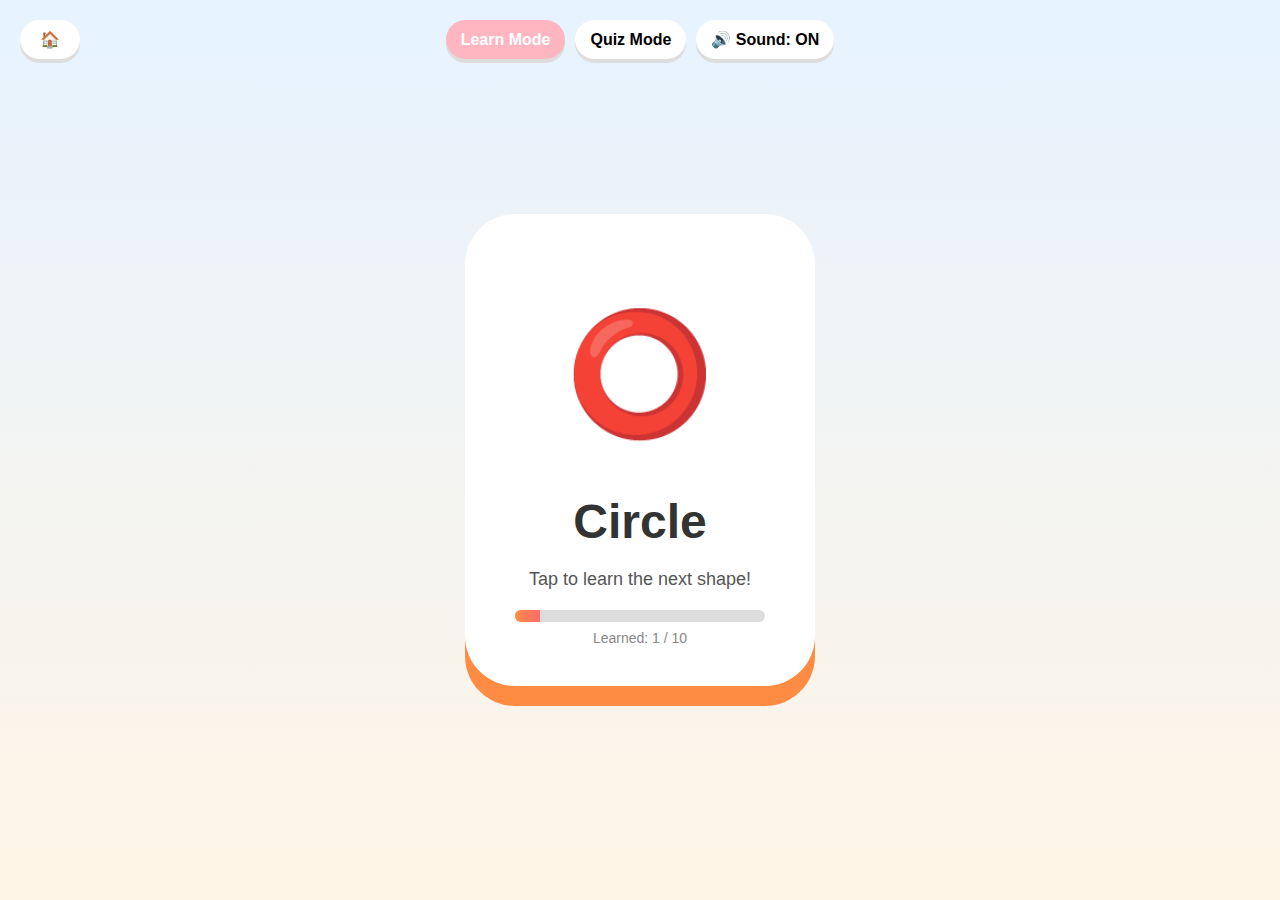
<file: shapes.html>
<!DOCTYPE html>
<html lang="en">
<head>
    <meta charset="UTF-8">
    <meta name="viewport" content="width=device-width, initial-scale=1.0">
    <title>Kids Shapes Learning Game</title>
    <link rel="stylesheet" href="styles.css">
    <style>
        /* Shapes game specific styles */
        body {
            margin: 0;
            display: flex;
            justify-content: center;
            align-items: center;
            height: 100vh;
            background-color: #FFF5E6;
            background-image: linear-gradient(0deg, #FFF5E6 0%, #E6F3FF 100%);
            font-family: 'Arial Rounded MT Bold', 'Helvetica', sans-serif;
            overflow: hidden;
            touch-action: manipulation;
        }

        #game-card {
            box-shadow: 0 20px 0 #FF8C42;
        }

        #game-card:active {
            box-shadow: 0 10px 0 #FF8C42;
        }

        #shape-display {
            width: 200px;
            height: 200px;
            margin: 20px auto;
            animation: pulse-color 0.5s ease;
            display: flex;
            align-items: center;
            justify-content: center;
            font-size: 120px;
        }

        @keyframes pulse-color {
            0%, 100% { transform: scale(1); }
            50% { transform: scale(1.1); }
        }

        #shape-name {
            font-size: 48px;
            margin: 20px 0;
            color: #333;
            font-weight: bold;
        }

        #progress-fill {
            background: linear-gradient(90deg, #FF8C42, #FF6B6B);
        }

        #completion-message h2 {
            color: #FF8C42;
        }

        .color-options {
            display: grid;
            grid-template-columns: 1fr 1fr;
            gap: 15px;
            margin: 30px 0;
        }

        .shape-btn {
            width: 140px;
            height: 140px;
            border-radius: 10px;
            border: 5px solid #ddd;
            cursor: pointer;
            transition: all 0.2s;
            box-shadow: 0 5px 15px rgba(0, 0, 0, 0.1);
            display: flex;
            align-items: center;
            justify-content: center;
            font-size: 80px;
        }

        .shape-btn:hover {
            transform: scale(1.05);
            box-shadow: 0 8px 20px rgba(0, 0, 0, 0.2);
        }

        .shape-btn.correct {
            border-color: #32CD32;
            box-shadow: 0 0 20px rgba(50, 205, 50, 0.6);
            animation: pulse 0.5s;
        }

        .shape-btn.incorrect {
            border-color: #FF6B6B;
            animation: shake 0.5s;
        }
    </style>
</head>
<body>

    <div class="overlay" id="overlay"></div>

    <button class="back-btn" onclick="goBack()">🏠</button>

    <div class="controls">
        <button id="learn-btn" class="active" onclick="switchMode('learn')">Learn Mode</button>
        <button id="quiz-btn" onclick="switchMode('quiz')">Quiz Mode</button>
        <button onclick="toggleAudio()">🔊 Sound: ON</button>
    </div>

    <div id="learn-mode">
        <div id="game-card" onclick="nextShape()">
            <div id="shape-display">⭕</div>
            <div id="shape-name">Circle</div>
            <p class="instruction">Tap to learn the next shape!</p>
            <div id="progress-bar">
                <div id="progress-fill" style="width: 10%"></div>
            </div>
            <div id="learned-count">Learned: 1 / 10</div>
        </div>
    </div>

    <div id="quiz-mode" style="display: none;">
        <div id="game-card">
            <p class="instruction" style="font-size: 16px; margin-bottom: 10px;">Listen and pick the right shape!</p>
            <p class="instruction" style="font-size: 20px; margin: 15px 0;">Pick the shape you hear:</p>
            <div style="text-align: center; margin: 15px 0;">
                <button style="padding: 12px 20px; font-size: 16px; cursor: pointer;" onclick="playQuizShape()">🔊 Play Shape Sound</button>
            </div>
            <div class="color-options" id="shape-options"></div>
            <div id="quiz-feedback" style="font-size: 20px; margin-top: 15px; min-height: 30px;"></div>
        </div>
    </div>

    <script>
        // Shapes data
        const shapesData = {
            Circle: { emoji: '⭕', shape: 'circle' },
            Square: { emoji: '⬜', shape: 'square' },
            Triangle: { emoji: '🔺', shape: 'triangle' },
            Rectangle: { emoji: '▭', shape: 'rectangle' },
            Star: { emoji: '⭐', shape: 'star' },
            Heart: { emoji: '❤️', shape: 'heart' },
            Diamond: { emoji: '💎', shape: 'diamond' },
            Pentagon: { emoji: '⬠', shape: 'pentagon' },
            Hexagon: { emoji: '⬡', shape: 'hexagon' },
            Oval: { emoji: '⬭', shape: 'oval' }
        };

        const shapeNames = Object.keys(shapesData);
        let currentIndex = 0;
        let learnedShapes = new Set(['Circle']);
        let soundEnabled = true;
        let currentMode = 'learn';

        const shapeDisplay = document.getElementById('shape-display');
        const shapeName = document.getElementById('shape-name');
        const progressFill = document.getElementById('progress-fill');
        const learnedCount = document.getElementById('learned-count');

        const synth = window.speechSynthesis;

        function speak(text) {
            if (!soundEnabled) return;
            synth.cancel();
            const utterance = new SpeechSynthesisUtterance(text);
            utterance.rate = 0.8;
            utterance.pitch = 1.1;
            synth.speak(utterance);
        }

        function playSound(frequency = 800, duration = 100) {
            if (!soundEnabled) return;
            const audioContext = new (window.AudioContext || window.webkitAudioContext)();
            const oscillator = audioContext.createOscillator();
            const gainNode = audioContext.createGain();
            
            oscillator.connect(gainNode);
            gainNode.connect(audioContext.destination);
            
            oscillator.frequency.value = frequency;
            oscillator.type = 'sine';
            
            gainNode.gain.setValueAtTime(0.3, audioContext.currentTime);
            gainNode.gain.exponentialRampToValueAtTime(0.01, audioContext.currentTime + duration / 1000);
            
            oscillator.start(audioContext.currentTime);
            oscillator.stop(audioContext.currentTime + duration / 1000);
        }

        function updateDisplay() {
            const shape = shapeNames[currentIndex];
            const data = shapesData[shape];
            
            shapeDisplay.innerText = data.emoji;
            shapeName.innerText = shape;
            
            shapeDisplay.style.animation = 'none';
            setTimeout(() => {
                shapeDisplay.style.animation = 'pulse-color 0.5s ease';
            }, 10);
            
            setTimeout(() => {
                speak(shape);
            }, 100);
            
            playSound(800, 100);
        }

        function nextShape() {
            if (currentIndex < shapeNames.length - 1) {
                currentIndex++;
                learnedShapes.add(shapeNames[currentIndex]);
                updateDisplay();
                updateProgress();
            } else {
                showCompletion();
            }
        }

        function updateProgress() {
            const progress = ((currentIndex + 1) / shapeNames.length) * 100;
            progressFill.style.width = progress + '%';
            learnedCount.innerText = `Learned: ${currentIndex + 1} / 10`;
        }

        function toggleAudio() {
            soundEnabled = !soundEnabled;
            event.target.innerText = soundEnabled ? '🔊 Sound: ON' : '🔇 Sound: OFF';
        }

        function showCompletion() {
            const overlay = document.getElementById('overlay');
            const message = document.getElementById('completion-message') || createCompletionMessage();
            
            overlay.style.display = 'block';
            message.style.display = 'block';
            
            playSound(1000, 300);
            setTimeout(() => playSound(1200, 300), 200);
            
            for (let i = 0; i < 8; i++) {
                setTimeout(() => createCelebration(), i * 100);
            }
        }

        function createCelebration() {
            const emojis = ['🎉', '⭐', '🌟', '✨', '🎊'];
            const celebration = document.createElement('div');
            celebration.className = 'celebration';
            celebration.innerText = emojis[Math.floor(Math.random() * emojis.length)];
            celebration.style.left = (Math.random() * 80 + 10) + '%';
            document.body.appendChild(celebration);
            
            setTimeout(() => celebration.remove(), 2000);
        }

        function createCompletionMessage() {
            const message = document.createElement('div');
            message.id = 'completion-message';
            message.innerHTML = `
                <h2>🎉 All Shapes Learned! 🎉</h2>
                <p>You learned all 10 shapes! 🌟</p>
                <p>Great job, super learner!</p>
                <button onclick="resetGame()" style="margin-top: 20px; padding: 15px 30px; font-size: 20px; background: linear-gradient(135deg, #FF8C42, #FF6B6B); color: white; border: none; border-radius: 15px; cursor: pointer;">Learn Again!</button>
            `;
            document.body.appendChild(message);
            return message;
        }

        function resetGame() {
            currentIndex = 0;
            learnedShapes.clear();
            learnedShapes.add('Circle');
            updateDisplay();
            updateProgress();
            const message = document.getElementById('completion-message');
            const overlay = document.getElementById('overlay');
            if (message) message.style.display = 'none';
            overlay.style.display = 'none';
        }

        function switchMode(mode) {
            currentMode = mode;
            document.getElementById('learn-btn').classList.toggle('active', mode === 'learn');
            document.getElementById('quiz-btn').classList.toggle('active', mode === 'quiz');
            
            document.getElementById('learn-mode').style.display = mode === 'learn' ? 'block' : 'none';
            document.getElementById('quiz-mode').style.display = mode === 'quiz' ? 'block' : 'none';
            
            if (mode === 'quiz') {
                startQuiz();
            }
        }

        function startQuiz() {
            const quizIndex = Math.floor(Math.random() * shapeNames.length);
            const correctShape = shapeNames[quizIndex];
            
            document.getElementById('quiz-feedback').innerText = '';
            
            let options = [correctShape];
            while (options.length < 4) {
                const randomShape = shapeNames[Math.floor(Math.random() * shapeNames.length)];
                if (!options.includes(randomShape)) {
                    options.push(randomShape);
                }
            }
            
            options = options.sort(() => Math.random() - 0.5);
            
            const shapeOptions = document.getElementById('shape-options');
            shapeOptions.innerHTML = '';
            
            options.forEach(shape => {
                const btn = document.createElement('div');
                btn.className = 'shape-btn';
                btn.innerText = shapesData[shape].emoji;
                btn.onclick = () => checkQuizAnswer(shape, correctShape, btn);
                shapeOptions.appendChild(btn);
            });
            
            setTimeout(() => speak(correctShape), 300);
        }

        function playQuizShape() {
            const shapeNames_all = Object.keys(shapesData);
            const randomIndex = Math.floor(Math.random() * shapeNames_all.length);
            speak(shapeNames_all[randomIndex]);
        }

        function checkQuizAnswer(selected, correct, button) {
            const feedback = document.getElementById('quiz-feedback');
            const allButtons = document.querySelectorAll('.shape-btn');
            
            allButtons.forEach(btn => btn.onclick = null);
            
            if (selected === correct) {
                button.classList.add('correct');
                feedback.innerText = '✅ Correct! Great job!';
                feedback.style.color = '#32CD32';
                playSound(1000, 200);
                
                setTimeout(() => startQuiz(), 2000);
            } else {
                button.classList.add('incorrect');
                feedback.innerText = `❌ Not quite! It's ${correct}`;
                feedback.style.color = '#FF6B6B';
                playSound(400, 200);
                
                setTimeout(() => startQuiz(), 2500);
            }
        }

        function goBack() {
            window.location.href = 'index.html';
        }

        updateDisplay();
        updateProgress();
    </script>
</body>
</html>
</file>
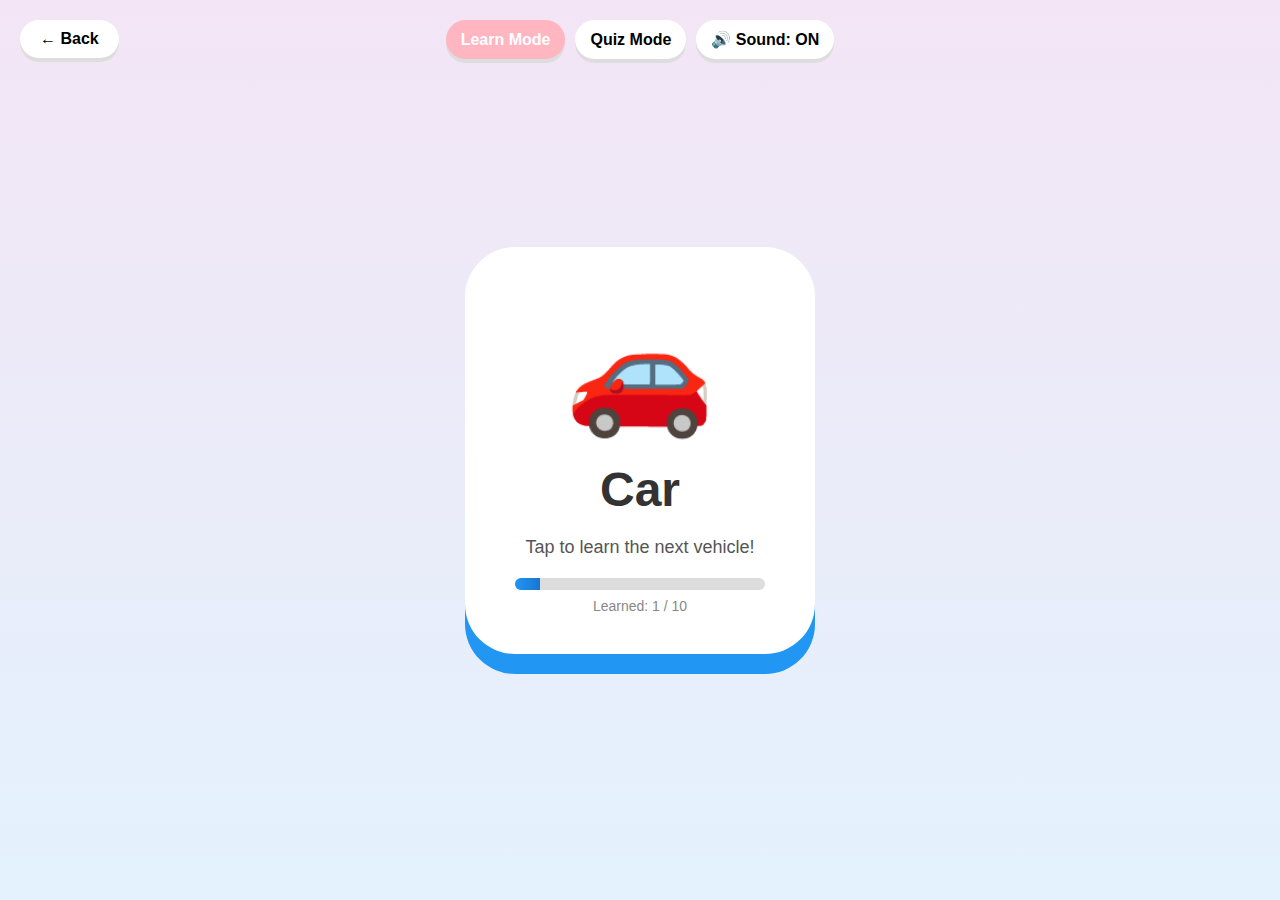
<file: transportation.html>
<!DOCTYPE html>
<html lang="en">
<head>
    <meta charset="UTF-8">
    <meta name="viewport" content="width=device-width, initial-scale=1.0">
    <title>Kids Transportation Learning Game</title>
    <link rel="stylesheet" href="styles.css">
    <style>
        /* Transportation game specific styles */
        body {
            margin: 0;
            display: flex;
            justify-content: center;
            align-items: center;
            height: 100vh;
            background-color: #E3F2FD;
            background-image: linear-gradient(0deg, #E3F2FD 0%, #F3E5F5 100%);
            font-family: 'Arial Rounded MT Bold', 'Helvetica', sans-serif;
            overflow: hidden;
            touch-action: manipulation;
        }

        #game-card {
            box-shadow: 0 20px 0 #2196F3;
        }

        #game-card:active {
            box-shadow: 0 10px 0 #2196F3;
        }

        #vehicle-emoji {
            font-size: 120px;
            margin: 15px 0;
            animation: bounce 0.5s ease;
        }

        #vehicle-name {
            font-size: 48px;
            margin: 20px 0;
            color: #333;
            font-weight: bold;
        }

        #progress-fill {
            background: linear-gradient(90deg, #2196F3, #1976D2);
        }

        #completion-message h2 {
            color: #2196F3;
        }

        .color-options {
            display: grid;
            grid-template-columns: 1fr 1fr;
            gap: 15px;
            margin: 30px 0;
        }

        .vehicle-btn {
            width: 140px;
            height: 140px;
            border-radius: 20px;
            border: 5px solid #ddd;
            cursor: pointer;
            transition: all 0.2s;
            box-shadow: 0 5px 15px rgba(0, 0, 0, 0.1);
            display: flex;
            align-items: center;
            justify-content: center;
            font-size: 80px;
            background: white;
        }

        .vehicle-btn:hover {
            transform: scale(1.05);
            box-shadow: 0 8px 20px rgba(0, 0, 0, 0.2);
        }

        .vehicle-btn.correct {
            border-color: #32CD32;
            box-shadow: 0 0 20px rgba(50, 205, 50, 0.6);
            animation: pulse 0.5s;
        }

        .vehicle-btn.incorrect {
            border-color: #FF6B6B;
            animation: shake 0.5s;
        }
    </style>
</head>
<body>

    <div class="overlay" id="overlay"></div>

    <button class="back-btn" onclick="goBack()">← Back</button>

    <div class="controls">
        <button id="learn-btn" class="active" onclick="switchMode('learn')">Learn Mode</button>
        <button id="quiz-btn" onclick="switchMode('quiz')">Quiz Mode</button>
        <button onclick="toggleAudio()">🔊 Sound: ON</button>
    </div>

    <div id="learn-mode">
        <div id="game-card" onclick="nextVehicle()">
            <div id="vehicle-emoji">🚗</div>
            <div id="vehicle-name">Car</div>
            <p class="instruction">Tap to learn the next vehicle!</p>
            <div id="progress-bar">
                <div id="progress-fill" style="width: 10%"></div>
            </div>
            <div id="learned-count">Learned: 1 / 10</div>
        </div>
    </div>

    <div id="quiz-mode" style="display: none;">
        <div id="game-card">
            <p class="instruction" style="font-size: 16px; margin-bottom: 10px;">Listen and pick the right vehicle!</p>
            <p class="instruction" style="font-size: 20px; margin: 15px 0;">Pick the vehicle you hear:</p>
            <div style="text-align: center; margin: 15px 0;">
                <button style="padding: 12px 20px; font-size: 16px; cursor: pointer;" onclick="playQuizVehicle()">🔊 Play Vehicle Sound</button>
            </div>
            <div class="color-options" id="vehicle-options"></div>
            <div id="quiz-feedback" style="font-size: 20px; margin-top: 15px; min-height: 30px;"></div>
        </div>
    </div>

    <script>
        // Vehicles data
        const vehiclesData = {
            Car: { emoji: '🚗' },
            Bus: { emoji: '🚌' },
            Train: { emoji: '🚂' },
            Airplane: { emoji: '✈️' },
            Bicycle: { emoji: '🚴' },
            Truck: { emoji: '🚚' },
            Boat: { emoji: '⛵' },
            Helicopter: { emoji: '🚁' },
            Motorcycle: { emoji: '🏍️' },
            Rocket: { emoji: '🚀' }
        };

        const vehicleNames = Object.keys(vehiclesData);
        let currentIndex = 0;
        let learnedVehicles = new Set(['Car']);
        let soundEnabled = true;
        let currentMode = 'learn';

        const vehicleEmoji = document.getElementById('vehicle-emoji');
        const vehicleName = document.getElementById('vehicle-name');
        const progressFill = document.getElementById('progress-fill');
        const learnedCount = document.getElementById('learned-count');

        const synth = window.speechSynthesis;

        function speak(text) {
            if (!soundEnabled) return;
            synth.cancel();
            const utterance = new SpeechSynthesisUtterance(text);
            utterance.rate = 0.8;
            utterance.pitch = 1.1;
            synth.speak(utterance);
        }

        function playSound(frequency = 800, duration = 100) {
            if (!soundEnabled) return;
            const audioContext = new (window.AudioContext || window.webkitAudioContext)();
            const oscillator = audioContext.createOscillator();
            const gainNode = audioContext.createGain();
            
            oscillator.connect(gainNode);
            gainNode.connect(audioContext.destination);
            
            oscillator.frequency.value = frequency;
            oscillator.type = 'sine';
            
            gainNode.gain.setValueAtTime(0.3, audioContext.currentTime);
            gainNode.gain.exponentialRampToValueAtTime(0.01, audioContext.currentTime + duration / 1000);
            
            oscillator.start(audioContext.currentTime);
            oscillator.stop(audioContext.currentTime + duration / 1000);
        }

        function updateDisplay() {
            const vehicle = vehicleNames[currentIndex];
            const data = vehiclesData[vehicle];
            
            vehicleEmoji.innerText = data.emoji;
            vehicleName.innerText = vehicle;
            
            vehicleEmoji.style.animation = 'none';
            setTimeout(() => {
                vehicleEmoji.style.animation = 'bounce 0.5s ease';
            }, 10);
            
            setTimeout(() => {
                speak(vehicle);
            }, 100);
            
            playSound(800, 100);
        }

        function nextVehicle() {
            if (currentIndex < vehicleNames.length - 1) {
                currentIndex++;
                learnedVehicles.add(vehicleNames[currentIndex]);
                updateDisplay();
                updateProgress();
            } else {
                showCompletion();
            }
        }

        function updateProgress() {
            const progress = ((currentIndex + 1) / vehicleNames.length) * 100;
            progressFill.style.width = progress + '%';
            learnedCount.innerText = `Learned: ${currentIndex + 1} / 10`;
        }

        function toggleAudio() {
            soundEnabled = !soundEnabled;
            event.target.innerText = soundEnabled ? '🔊 Sound: ON' : '🔇 Sound: OFF';
        }

        function showCompletion() {
            const overlay = document.getElementById('overlay');
            const message = document.getElementById('completion-message') || createCompletionMessage();
            
            overlay.style.display = 'block';
            message.style.display = 'block';
            
            playSound(1000, 300);
            setTimeout(() => playSound(1200, 300), 200);
            
            for (let i = 0; i < 8; i++) {
                setTimeout(() => createCelebration(), i * 100);
            }
        }

        function createCelebration() {
            const emojis = ['🎉', '⭐', '🌟', '✨', '🎊'];
            const celebration = document.createElement('div');
            celebration.className = 'celebration';
            celebration.innerText = emojis[Math.floor(Math.random() * emojis.length)];
            celebration.style.left = (Math.random() * 80 + 10) + '%';
            document.body.appendChild(celebration);
            
            setTimeout(() => celebration.remove(), 2000);
        }

        function createCompletionMessage() {
            const message = document.createElement('div');
            message.id = 'completion-message';
            message.innerHTML = `
                <h2>🎉 All Vehicles Learned! 🎉</h2>
                <p>You learned all 10 vehicles! 🚀</p>
                <p>Great job, super learner!</p>
                <button onclick="resetGame()" style="margin-top: 20px; padding: 15px 30px; font-size: 20px; background: linear-gradient(135deg, #2196F3, #1976D2); color: white; border: none; border-radius: 15px; cursor: pointer;">Learn Again!</button>
            `;
            document.body.appendChild(message);
            return message;
        }

        function resetGame() {
            currentIndex = 0;
            learnedVehicles.clear();
            learnedVehicles.add('Car');
            updateDisplay();
            updateProgress();
            const message = document.getElementById('completion-message');
            const overlay = document.getElementById('overlay');
            if (message) message.style.display = 'none';
            overlay.style.display = 'none';
        }

        function switchMode(mode) {
            currentMode = mode;
            document.getElementById('learn-btn').classList.toggle('active', mode === 'learn');
            document.getElementById('quiz-btn').classList.toggle('active', mode === 'quiz');
            
            document.getElementById('learn-mode').style.display = mode === 'learn' ? 'block' : 'none';
            document.getElementById('quiz-mode').style.display = mode === 'quiz' ? 'block' : 'none';
            
            if (mode === 'quiz') {
                startQuiz();
            }
        }

        function startQuiz() {
            const quizIndex = Math.floor(Math.random() * vehicleNames.length);
            const correctVehicle = vehicleNames[quizIndex];
            
            document.getElementById('quiz-feedback').innerText = '';
            
            let options = [correctVehicle];
            while (options.length < 4) {
                const randomVehicle = vehicleNames[Math.floor(Math.random() * vehicleNames.length)];
                if (!options.includes(randomVehicle)) {
                    options.push(randomVehicle);
                }
            }
            
            options = options.sort(() => Math.random() - 0.5);
            
            const vehicleOptions = document.getElementById('vehicle-options');
            vehicleOptions.innerHTML = '';
            
            options.forEach(vehicle => {
                const btn = document.createElement('div');
                btn.className = 'vehicle-btn';
                btn.innerText = vehiclesData[vehicle].emoji;
                btn.onclick = () => checkQuizAnswer(vehicle, correctVehicle, btn);
                vehicleOptions.appendChild(btn);
            });
            
            setTimeout(() => speak(correctVehicle), 300);
        }

        function playQuizVehicle() {
            const vehicleNames_all = Object.keys(vehiclesData);
            const randomIndex = Math.floor(Math.random() * vehicleNames_all.length);
            speak(vehicleNames_all[randomIndex]);
        }

        function checkQuizAnswer(selected, correct, button) {
            const feedback = document.getElementById('quiz-feedback');
            const allButtons = document.querySelectorAll('.vehicle-btn');
            
            allButtons.forEach(btn => btn.onclick = null);
            
            if (selected === correct) {
                button.classList.add('correct');
                feedback.innerText = '✅ Correct! Great job!';
                feedback.style.color = '#32CD32';
                playSound(1000, 200);
                
                setTimeout(() => startQuiz(), 2000);
            } else {
                button.classList.add('incorrect');
                feedback.innerText = `❌ Not quite! It's ${correct}`;
                feedback.style.color = '#FF6B6B';
                playSound(400, 200);
                
                setTimeout(() => startQuiz(), 2500);
            }
        }

        function goBack() {
            window.location.href = 'index.html';
        }

        updateDisplay();
        updateProgress();
    </script>
</body>
</html>
</file>
<file: styles.css>
/* ============================================
   Kids Learning Games - Shared Stylesheet
   ============================================ */

* {
    box-sizing: border-box;
}

/* ============================================
   Global Animations
   ============================================ */

@keyframes bounce {
    0%, 100% { transform: scale(1); }
    50% { transform: scale(1.2); }
}

@keyframes float-up {
    0% { transform: translate(-50%, -50%) scale(0); opacity: 1; }
    100% { transform: translate(-50%, -200px) scale(1.5); opacity: 0; }
}

@keyframes pulse {
    0%, 100% { transform: scale(1); }
    50% { transform: scale(1.05); }
}

@keyframes shake {
    0%, 100% { transform: translateX(0); }
    25% { transform: translateX(-10px); }
    75% { transform: translateX(10px); }
}

@keyframes drift {
    0%, 100% {
        transform: translate(0, 0) rotate(0deg);
    }
    25% {
        transform: translate(30px, -30px) rotate(10deg);
    }
    50% {
        transform: translate(0, -60px) rotate(-5deg);
    }
    75% {
        transform: translate(-30px, -30px) rotate(8deg);
    }
}

@keyframes gradient {
    0% { background-position: 0% 50%; }
    50% { background-position: 100% 50%; }
    100% { background-position: 0% 50%; }
}

@keyframes bounce-title {
    0%, 100% { transform: translateY(0); }
    50% { transform: translateY(-20px); }
}

/* ============================================
   Buttons - All Types
   ============================================ */

button {
    padding: 10px 15px;
    font-size: 16px;
    border-radius: 20px;
    border: none;
    background: white;
    cursor: pointer;
    box-shadow: 0 4px 0 #ddd;
    font-weight: bold;
    transition: all 0.1s;
    font-family: 'Arial Rounded MT Bold', 'Helvetica', sans-serif;
}

button:active {
    transform: translateY(2px);
    box-shadow: 0 2px 0 #ddd;
}

button:disabled {
    opacity: 0.6;
    cursor: not-allowed;
}

button.active {
    background: #FFB6C1;
    color: white;
}

/* Back Button */
.back-btn {
    position: absolute;
    top: 20px;
    left: 20px;
    padding: 10px 20px;
    font-size: 16px;
    border-radius: 20px;
    border: none;
    background: white;
    cursor: pointer;
    box-shadow: 0 4px 0 #ddd;
    font-weight: bold;
    z-index: 100;
    transition: all 0.1s;
}

.back-btn:active {
    transform: translateY(2px);
    box-shadow: 0 2px 0 #ddd;
}

/* Control Buttons */
.controls {
    position: absolute;
    top: 20px;
    display: flex;
    gap: 10px;
    z-index: 100;
}

/* Play Button */
.play-btn {
    background: linear-gradient(135deg, #667eea 0%, #764ba2 100%);
    color: white;
    border: none;
    padding: 15px 40px;
    font-size: 18px;
    border-radius: 25px;
    cursor: pointer;
    font-weight: bold;
    transition: all 0.3s ease;
    box-shadow: 0 8px 15px rgba(102, 126, 234, 0.4);
}

.play-btn:hover {
    transform: translateY(-3px);
    box-shadow: 0 12px 25px rgba(0, 0, 0, 0.3);
}

.play-btn:active {
    transform: translateY(-1px);
}

/* Quiz Buttons */
.quiz-btn {
    padding: 15px;
    font-size: 24px;
    border-radius: 15px;
    border: 3px solid #ddd;
    background: white;
    cursor: pointer;
    transition: all 0.2s;
}

.quiz-btn:hover {
    transform: scale(1.05);
    box-shadow: 0 8px 20px rgba(0, 0, 0, 0.2);
}

.quiz-btn.correct {
    background: #90EE90;
    border-color: #32CD32;
    animation: pulse 0.5s;
}

.quiz-btn.incorrect {
    background: #FFB6C1;
    border-color: #FF6B6B;
    animation: shake 0.5s;
}

/* Color Button (for color quiz) */
.color-btn {
    width: 120px;
    height: 120px;
    border-radius: 20px;
    border: 5px solid #ddd;
    cursor: pointer;
    transition: all 0.2s;
    box-shadow: 0 5px 15px rgba(0, 0, 0, 0.1);
}

.color-btn:hover {
    transform: scale(1.05);
    box-shadow: 0 8px 20px rgba(0, 0, 0, 0.2);
}

.color-btn.correct {
    border-color: #32CD32;
    box-shadow: 0 0 20px rgba(50, 205, 50, 0.6);
    animation: pulse 0.5s;
}

.color-btn.incorrect {
    border-color: #FF6B6B;
    animation: shake 0.5s;
}

/* ============================================
   Cards & Containers
   ============================================ */

#game-card {
    background: white;
    padding: 40px 50px;
    border-radius: 50px;
    box-shadow: 0 20px 0 #6dbcc3;
    text-align: center;
    cursor: pointer;
    transition: transform 0.1s, box-shadow 0.1s;
    user-select: none;
    min-width: 350px;
}

#game-card:active {
    transform: translateY(10px);
    box-shadow: 0 10px 0 #6dbcc3;
}

.game-card {
    background: white;
    border-radius: 40px;
    padding: 40px 30px;
    box-shadow: 0 15px 35px rgba(0, 0, 0, 0.2);
    cursor: pointer;
    transition: all 0.3s ease;
    position: relative;
    overflow: hidden;
}

.game-card::before {
    content: '';
    position: absolute;
    top: 0;
    left: -100%;
    width: 100%;
    height: 100%;
    background: rgba(255, 255, 255, 0.2);
    transition: left 0.3s ease;
}

.game-card:hover {
    transform: translateY(-20px);
    box-shadow: 0 25px 50px rgba(0, 0, 0, 0.3);
}

.game-card:hover::before {
    left: 100%;
}

.game-card:active {
    transform: scale(0.95);
}

/* ============================================
   Display Elements
   ============================================ */

#display-text {
    font-size: 120px;
    margin: 0 0 10px 0;
    color: #FF6B6B;
    line-height: 1;
}

#emoji-display {
    font-size: 80px;
    margin: 10px 0;
    animation: bounce 0.5s ease;
}

#word-display {
    font-size: 48px;
    margin: 10px 0;
    color: #4ECDC4;
    font-weight: bold;
}

#color-display {
    width: 150px;
    height: 150px;
    border-radius: 30px;
    margin: 20px auto;
    animation: pulse-color 0.5s ease;
    box-shadow: 0 10px 30px rgba(0, 0, 0, 0.2);
}

@keyframes pulse-color {
    0%, 100% { transform: scale(1); }
    50% { transform: scale(1.1); }
}

#color-name {
    font-size: 48px;
    margin: 20px 0;
    color: #333;
    font-weight: bold;
}

/* ============================================
   Text Elements
   ============================================ */

.instruction {
    margin-top: 15px;
    font-size: 18px;
    color: #555;
}

.instruction-quiz {
    font-size: 16px;
    margin-bottom: 20px;
    color: #555;
}

.game-title {
    font-size: 36px;
    color: #333;
    margin-bottom: 15px;
    font-weight: bold;
}

.game-description {
    font-size: 16px;
    color: #666;
    margin-bottom: 25px;
    line-height: 1.5;
}

.game-icon {
    font-size: 80px;
    margin-bottom: 20px;
    animation: float 3s ease-in-out infinite;
}

.game-card:nth-child(1) .game-icon {
    animation-delay: 0s;
}

.game-card:nth-child(2) .game-icon {
    animation-delay: 0.5s;
}

.game-card:nth-child(3) .game-icon {
    animation-delay: 1s;
}

@keyframes float {
    0%, 100% { transform: translateY(0px); }
    50% { transform: translateY(-15px); }
}

/* ============================================
   Progress & Feedback
   ============================================ */

#progress-bar {
    margin-top: 20px;
    background: #ddd;
    border-radius: 10px;
    height: 12px;
    overflow: hidden;
}

#progress-fill {
    height: 100%;
    background: linear-gradient(90deg, #FF6B6B, #4ECDC4);
    transition: width 0.3s ease;
}

#learned-count {
    font-size: 14px;
    color: #888;
    margin-top: 8px;
}

.celebration {
    position: fixed;
    top: 50%;
    left: 50%;
    transform: translate(-50%, -50%);
    font-size: 60px;
    pointer-events: none;
    animation: float-up 2s ease-out;
}

#quiz-feedback {
    font-size: 20px;
    margin-top: 15px;
    min-height: 30px;
}

/* ============================================
   Modals & Overlays
   ============================================ */

.overlay {
    display: none;
    position: fixed;
    top: 0;
    left: 0;
    right: 0;
    bottom: 0;
    background: rgba(0, 0, 0, 0.3);
    z-index: 999;
}

#completion-message {
    display: none;
    position: fixed;
    top: 50%;
    left: 50%;
    transform: translate(-50%, -50%);
    background: white;
    padding: 40px;
    border-radius: 30px;
    text-align: center;
    box-shadow: 0 20px 60px rgba(0, 0, 0, 0.3);
    z-index: 1000;
}

#completion-message h2 {
    font-size: 36px;
    color: #4ECDC4;
    margin: 0 0 20px 0;
}

#completion-message p {
    font-size: 24px;
    margin: 10px 0;
}

.coming-soon {
    position: absolute;
    top: 15px;
    right: 15px;
    background: linear-gradient(135deg, #f093fb 0%, #f5576c 100%);
    color: white;
    padding: 5px 15px;
    border-radius: 20px;
    font-size: 12px;
    font-weight: bold;
}

/* ============================================
   Decorative Elements
   ============================================ */

.decorative-emoji {
    position: fixed;
    font-size: 40px;
    opacity: 0.3;
    pointer-events: none;
    animation: drift 20s linear infinite;
}

.emoji-1 {
    top: 10%;
    left: 5%;
    animation-delay: 0s;
}

.emoji-2 {
    top: 70%;
    right: 10%;
    animation-delay: 5s;
    font-size: 50px;
}

.emoji-3 {
    bottom: 20%;
    left: 15%;
    animation-delay: 10s;
    font-size: 45px;
}

.emoji-4 {
    top: 30%;
    right: 5%;
    animation-delay: 15s;
    font-size: 55px;
}

/* ============================================
   Quiz Layouts
   ============================================ */

.quiz-options {
    display: grid;
    grid-template-columns: 1fr 1fr;
    gap: 10px;
    margin-top: 20px;
}

.color-options {
    display: grid;
    grid-template-columns: 1fr 1fr;
    gap: 15px;
    margin: 30px 0;
}

.quiz-container {
    display: flex;
    flex-direction: column;
    align-items: center;
}

/* ============================================
   Mode Displays
   ============================================ */

#learn-mode {
    /* Shown by default */
}

#quiz-mode {
    display: none;
}

/* ============================================
   Responsive Design
   ============================================ */

@media (max-width: 768px) {
    h1 {
        font-size: 40px;
    }

    .subtitle {
        font-size: 18px;
        margin-bottom: 30px;
    }

    .games-grid {
        grid-template-columns: 1fr;
        gap: 20px;
    }

    .game-icon {
        font-size: 60px;
    }

    .game-title {
        font-size: 28px;
    }

    #display-text {
        font-size: 80px;
    }

    #color-display {
        width: 120px;
        height: 120px;
    }

    .color-btn {
        width: 100px;
        height: 100px;
    }

    .quiz-options {
        grid-template-columns: 1fr 1fr;
        gap: 8px;
    }

    .color-options {
        grid-template-columns: 1fr 1fr;
        gap: 10px;
    }
}

@media (max-width: 480px) {
    #game-card {
        padding: 30px 20px;
        min-width: 300px;
    }

    button {
        font-size: 14px;
        padding: 8px 12px;
    }

    .play-btn {
        padding: 12px 30px;
        font-size: 16px;
    }

    #display-text {
        font-size: 60px;
    }

    #emoji-display {
        font-size: 60px;
    }

    #word-display {
        font-size: 36px;
    }

    #color-name {
        font-size: 36px;
    }

    .instruction {
        font-size: 14px;
    }
}
</file>
